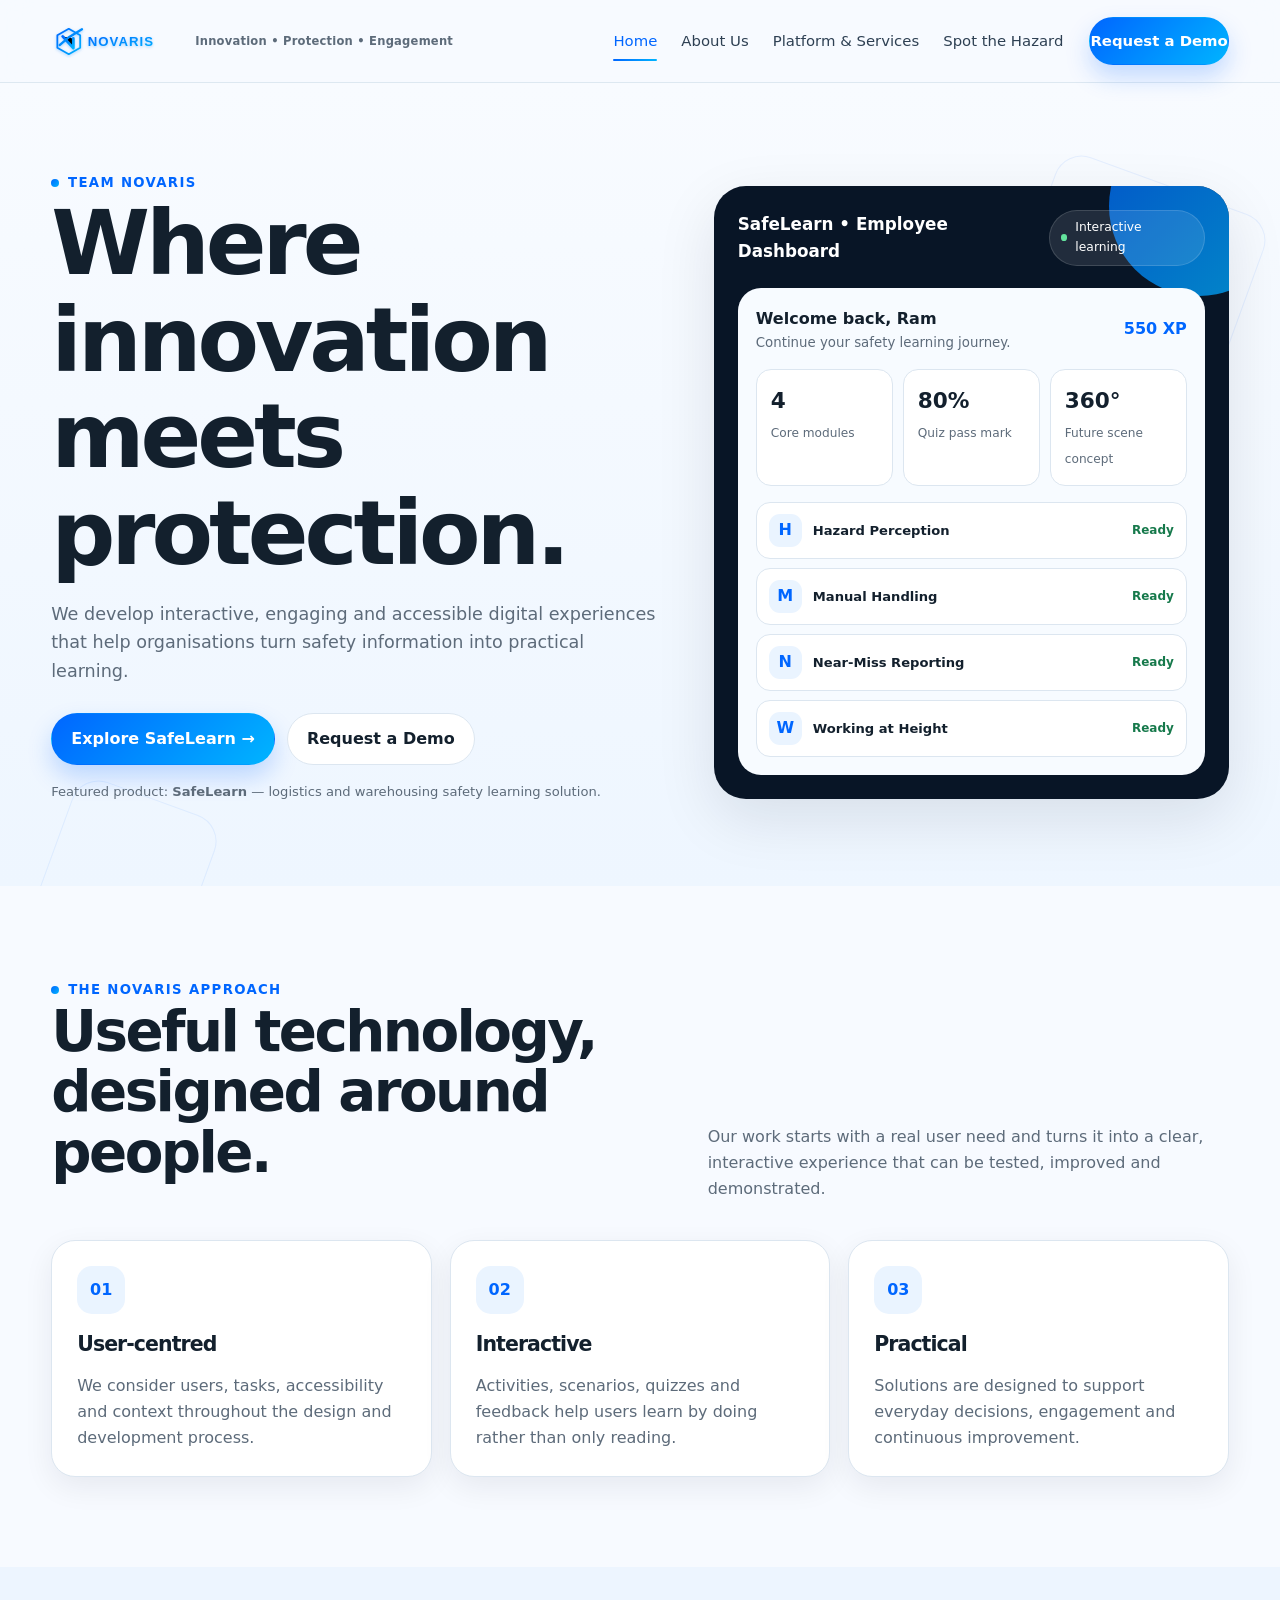
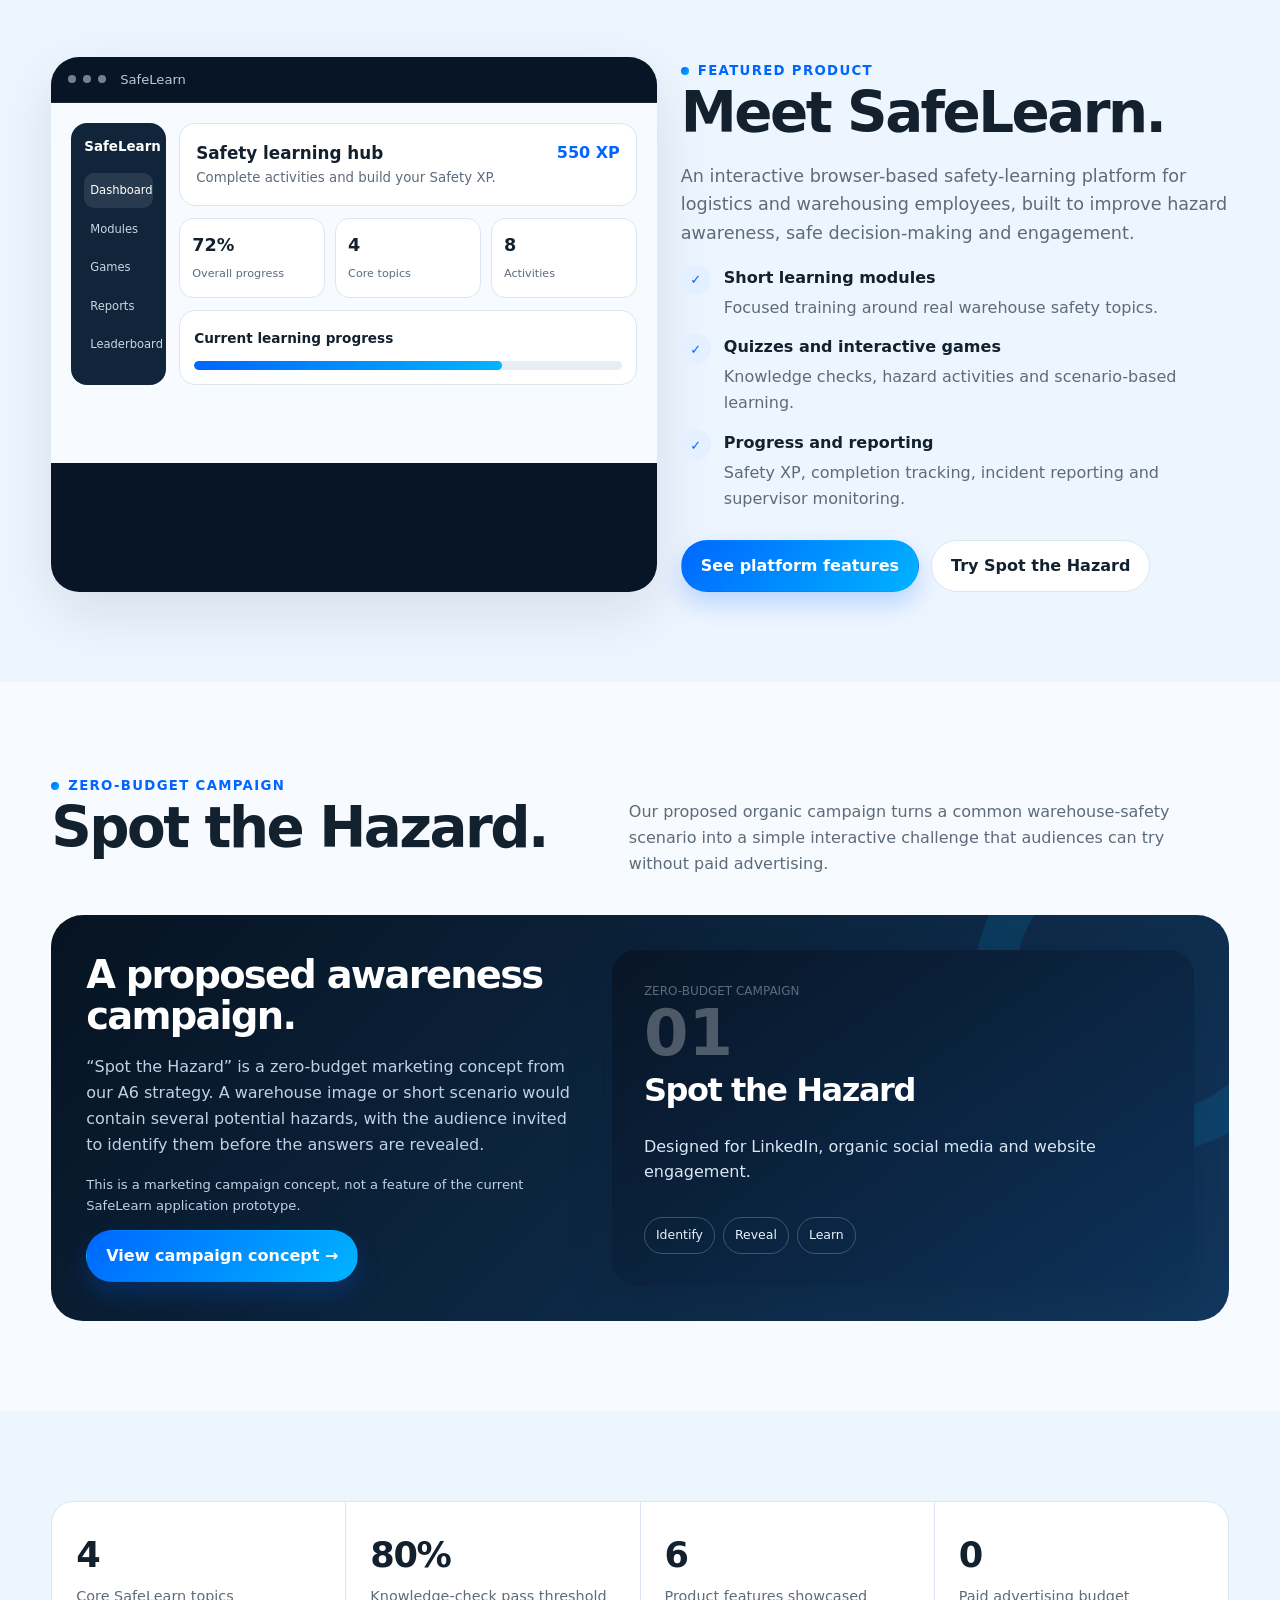
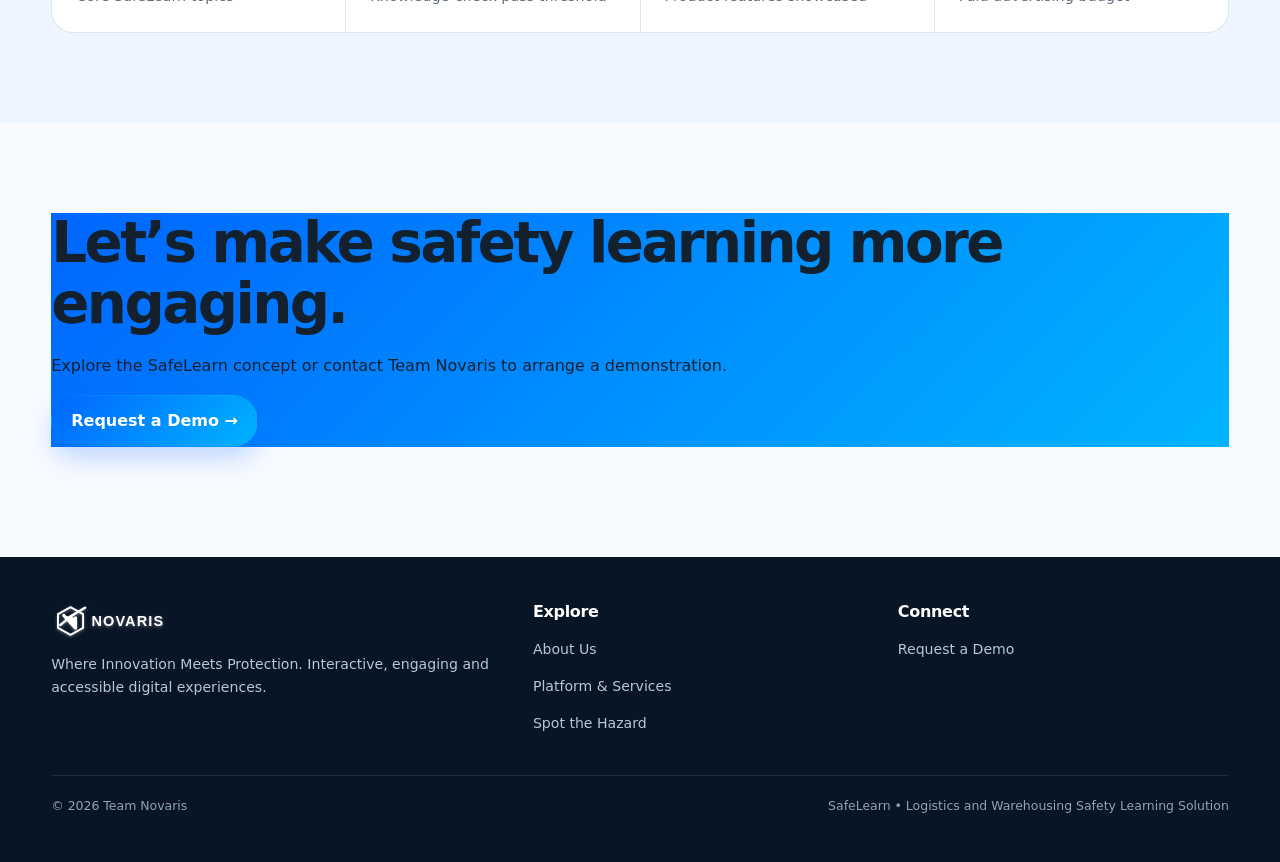
<file: index.html>
<!doctype html>
<html lang="en">
<head>
  <meta charset="utf-8"><meta name="viewport" content="width=device-width,initial-scale=1">
  <title>Novaris | Where Innovation Meets Protection</title>
  <meta name="description" content="Team Novaris promotional website featuring SafeLearn, an interactive safety-learning solution for logistics and warehousing.">
  <link rel="icon" href="assets/novaris-icon.svg" type="image/svg+xml">
  <link rel="stylesheet" href="css/style.css">
</head>
<body>
<a class="skip" href="#main">Skip to content</a>
<header class="nav"><div class="container nav-inner">
  <a class="brand" href="index.html"><img src="assets/novaris-logo.svg" alt="Novaris"><span class="brand-sub">Innovation • Protection • Engagement</span></a>
  <button class="menu-btn" aria-label="Open navigation" aria-expanded="false">☰</button>
  <nav class="nav-links">
    <a href="index.html" aria-current="page">Home</a>
    <a href="about.html">About Us</a>
    <a href="platform.html">Platform & Services</a>
    <a href="campaign.html">Spot the Hazard</a>
    <a class="btn btn-primary nav-cta" href="contact.html">Request a Demo</a>
  </nav>
</div></header>

<main id="main">
<section class="hero">
  <div class="container hero-grid">
    <div class="fade-up">
      <div class="eyebrow">Team Novaris</div>
      <h1>Where innovation meets protection.</h1>
      <p class="lead">We develop interactive, engaging and accessible digital experiences that help organisations turn safety information into practical learning.</p>
      <div class="actions"><a class="btn btn-primary" href="platform.html">Explore SafeLearn →</a><a class="btn btn-outline" href="contact.html">Request a Demo</a></div>
      <p class="note">Featured product: <strong>SafeLearn</strong> — logistics and warehousing safety learning solution.</p>
    </div>
    <div class="hero-visual fade-up" style="animation-delay:.08s">
      <div class="visual-head"><strong>SafeLearn • Employee Dashboard</strong><span class="status"><i></i> Interactive learning</span></div>
      <div class="dashboard">
        <div class="dashboard-top"><div><strong>Welcome back, Ram</strong><small style="display:block">Continue your safety learning journey.</small></div><div class="xp">550 XP</div></div>
        <div class="kpi-grid"><div class="kpi"><strong>4</strong><span>Core modules</span></div><div class="kpi"><strong>80%</strong><span>Quiz pass mark</span></div><div class="kpi"><strong>360°</strong><span>Future scene concept</span></div></div>
        <div class="module-list">
          <div class="module-row"><div class="module-icon">H</div><strong>Hazard Perception</strong><span>Ready</span></div>
          <div class="module-row"><div class="module-icon">M</div><strong>Manual Handling</strong><span>Ready</span></div>
          <div class="module-row"><div class="module-icon">N</div><strong>Near-Miss Reporting</strong><span>Ready</span></div>
          <div class="module-row"><div class="module-icon">W</div><strong>Working at Height</strong><span>Ready</span></div>
        </div>
      </div>
    </div>
  </div>
</section>

<section class="section">
 <div class="container">
  <div class="section-head reveal"><div><div class="eyebrow">The Novaris approach</div><h2>Useful technology, designed around people.</h2></div><p>Our work starts with a real user need and turns it into a clear, interactive experience that can be tested, improved and demonstrated.</p></div>
  <div class="cards-3">
   <article class="card reveal"><div class="icon">01</div><h3>User-centred</h3><p>We consider users, tasks, accessibility and context throughout the design and development process.</p></article>
   <article class="card reveal"><div class="icon">02</div><h3>Interactive</h3><p>Activities, scenarios, quizzes and feedback help users learn by doing rather than only reading.</p></article>
   <article class="card reveal"><div class="icon">03</div><h3>Practical</h3><p>Solutions are designed to support everyday decisions, engagement and continuous improvement.</p></article>
  </div>
 </div>
</section>

<section class="section soft">
 <div class="container product-grid">
   <div class="product-shot reveal"><div class="browser-bar"><i class="browser-dot"></i><i class="browser-dot"></i><i class="browser-dot"></i><span class="browser-title">SafeLearn</span></div><div class="screen"><div class="screen-grid"><aside class="side"><b>SafeLearn</b><div class="active">Dashboard</div><div>Modules</div><div>Games</div><div>Reports</div><div>Leaderboard</div></aside><div class="screen-main"><div class="screen-welcome"><div><strong>Safety learning hub</strong><small style="display:block;color:var(--muted)">Complete activities and build your Safety XP.</small></div><span>550 XP</span></div><div class="mini-grid"><div class="mini"><b>72%</b><span>Overall progress</span></div><div class="mini"><b>4</b><span>Core topics</span></div><div class="mini"><b>8</b><span>Activities</span></div></div><div class="progress"><strong style="font-size:.85rem">Current learning progress</strong><div class="bar"><i></i></div></div></div></div></div></div>
   <div class="reveal"><div class="eyebrow">Featured product</div><h2>Meet SafeLearn.</h2><p class="lead">An interactive browser-based safety-learning platform for logistics and warehousing employees, built to improve hazard awareness, safe decision-making and engagement.</p>
    <div class="feature-list">
      <div class="feature"><span class="feature-mark">✓</span><div><strong>Short learning modules</strong><p>Focused training around real warehouse safety topics.</p></div></div>
      <div class="feature"><span class="feature-mark">✓</span><div><strong>Quizzes and interactive games</strong><p>Knowledge checks, hazard activities and scenario-based learning.</p></div></div>
      <div class="feature"><span class="feature-mark">✓</span><div><strong>Progress and reporting</strong><p>Safety XP, completion tracking, incident reporting and supervisor monitoring.</p></div></div>
    </div>
    <div class="actions"><a class="btn btn-primary" href="platform.html">See platform features</a><a class="btn btn-outline" href="campaign.html">Try Spot the Hazard</a></div>
   </div>
 </div>
</section>

<section class="section">
 <div class="container">
  <div class="section-head reveal"><div><div class="eyebrow">Zero-budget campaign</div><h2>Spot the Hazard.</h2></div><p>Our proposed organic campaign turns a common warehouse-safety scenario into a simple interactive challenge that audiences can try without paid advertising.</p></div>
  <div class="campaign reveal"><div class="campaign-grid"><div><h2 style="font-size:2.4rem">A proposed awareness campaign.</h2><p>“Spot the Hazard” is a zero-budget marketing concept from our A6 strategy. A warehouse image or short scenario would contain several potential hazards, with the audience invited to identify them before the answers are revealed.</p><p class="note">This is a marketing campaign concept, not a feature of the current SafeLearn application prototype.</p><a class="btn btn-primary" href="campaign.html">View campaign concept →</a></div><div class="campaign-card"><div class="tiny">ZERO-BUDGET CAMPAIGN</div><div class="campaign-number">01</div><h3>Spot the Hazard</h3><p>Designed for LinkedIn, organic social media and website engagement.</p><div class="campaign-tags"><span>Identify</span><span>Reveal</span><span>Learn</span></div></div></div></div>
 </div>
</section>

<section class="section soft">
 <div class="container">
  <div class="stats reveal"><div class="stat"><strong>4</strong><span>Core SafeLearn topics</span></div><div class="stat"><strong>80%</strong><span>Knowledge-check pass threshold</span></div><div class="stat"><strong>6</strong><span>Product features showcased</span></div><div class="stat"><strong>0</strong><span>Paid advertising budget</span></div></div>
 </div>
</section>

<section class="section"><div class="container cta reveal" style="background:linear-gradient(135deg,#0066ff,#00b4ff)">
 <div><h2>Let’s make safety learning more engaging.</h2><p>Explore the SafeLearn concept or contact Team Novaris to arrange a demonstration.</p></div><a class="btn btn-primary" href="contact.html">Request a Demo →</a>
</div></section>
</main>
<footer class="footer"><div class="container"><div class="footer-grid"><div class="footer-brand"><img src="assets/novaris-logo.svg" alt="Novaris"><p>Where Innovation Meets Protection. Interactive, engaging and accessible digital experiences.</p></div><div><h3>Explore</h3><p><a href="about.html">About Us</a></p><p><a href="platform.html">Platform & Services</a></p><p><a href="campaign.html">Spot the Hazard</a></p></div><div><h3>Connect</h3><p><a href="contact.html">Request a Demo</a></p></div></div><div class="footer-bottom"><span>© <span id="year"></span> Team Novaris</span><span>SafeLearn • Logistics and Warehousing Safety Learning Solution</span></div></div></footer>
<script src="js/main.js"></script>
</body></html>
</file>
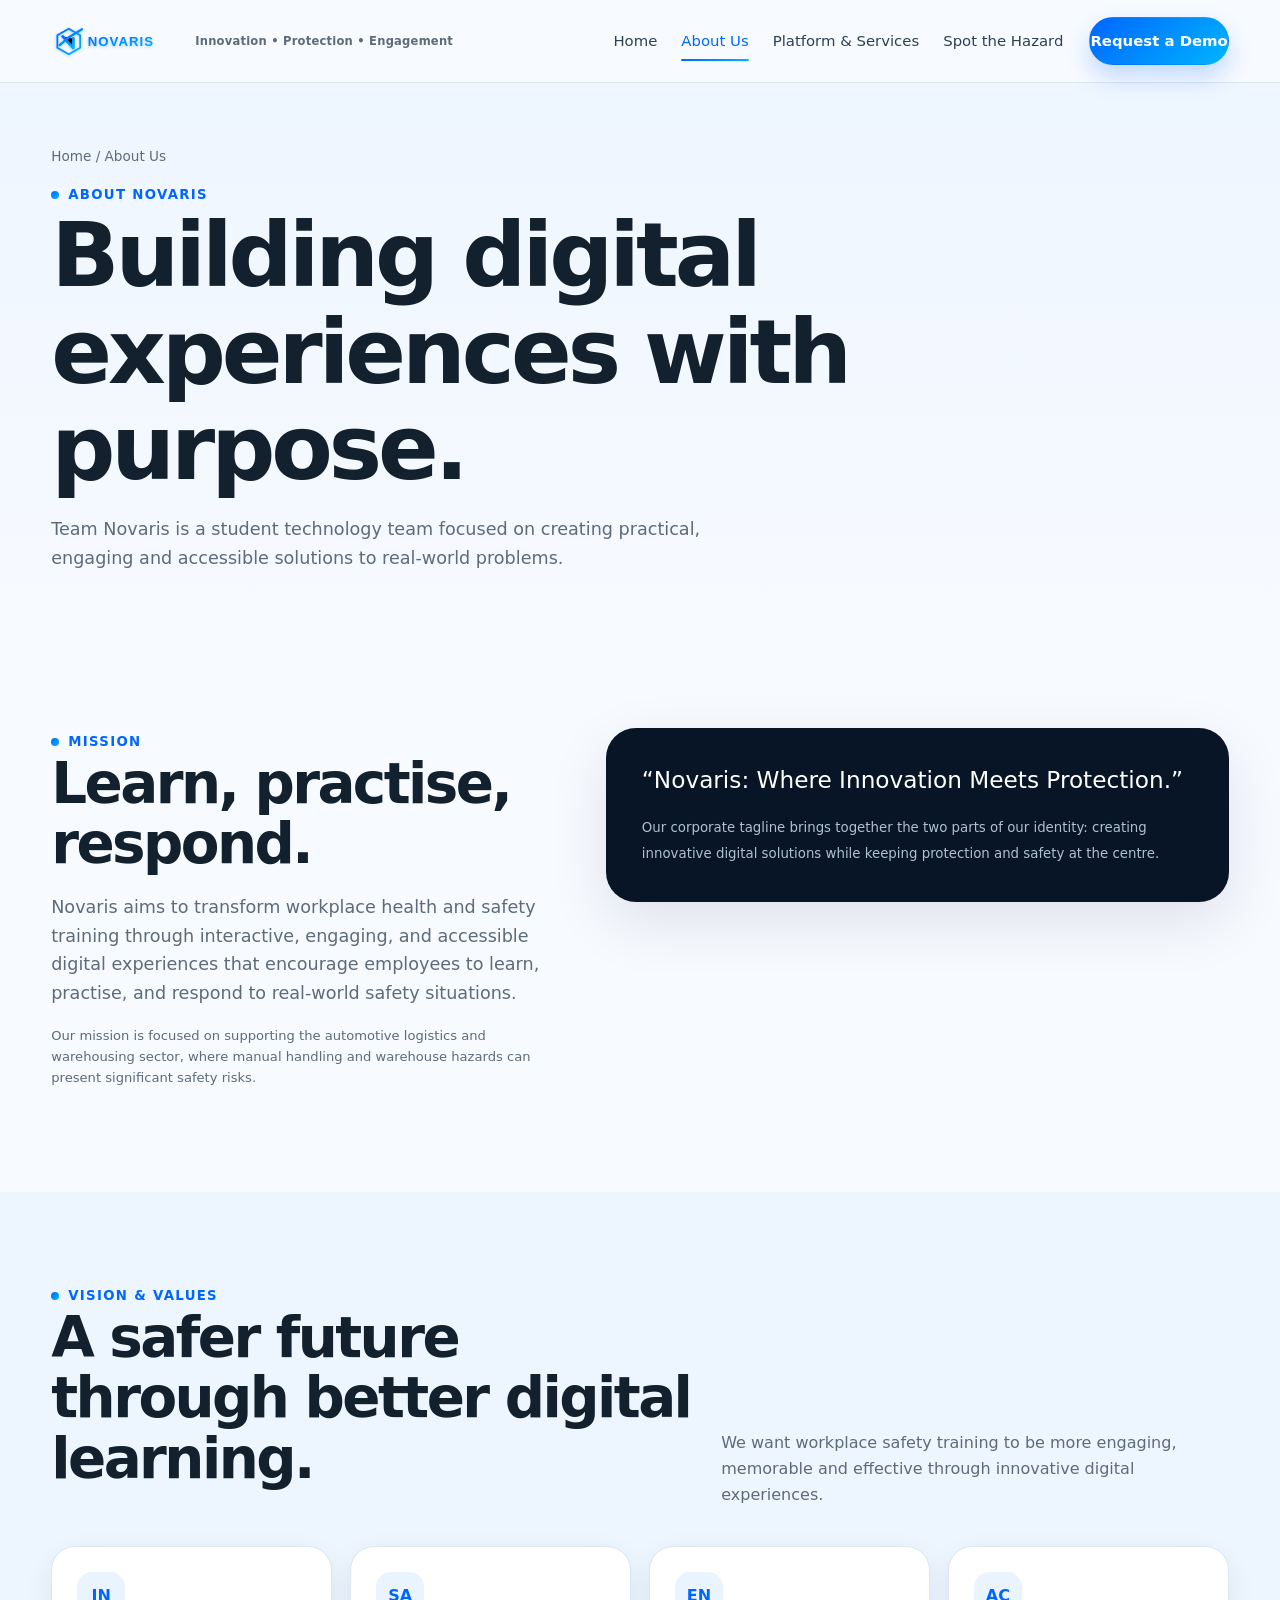
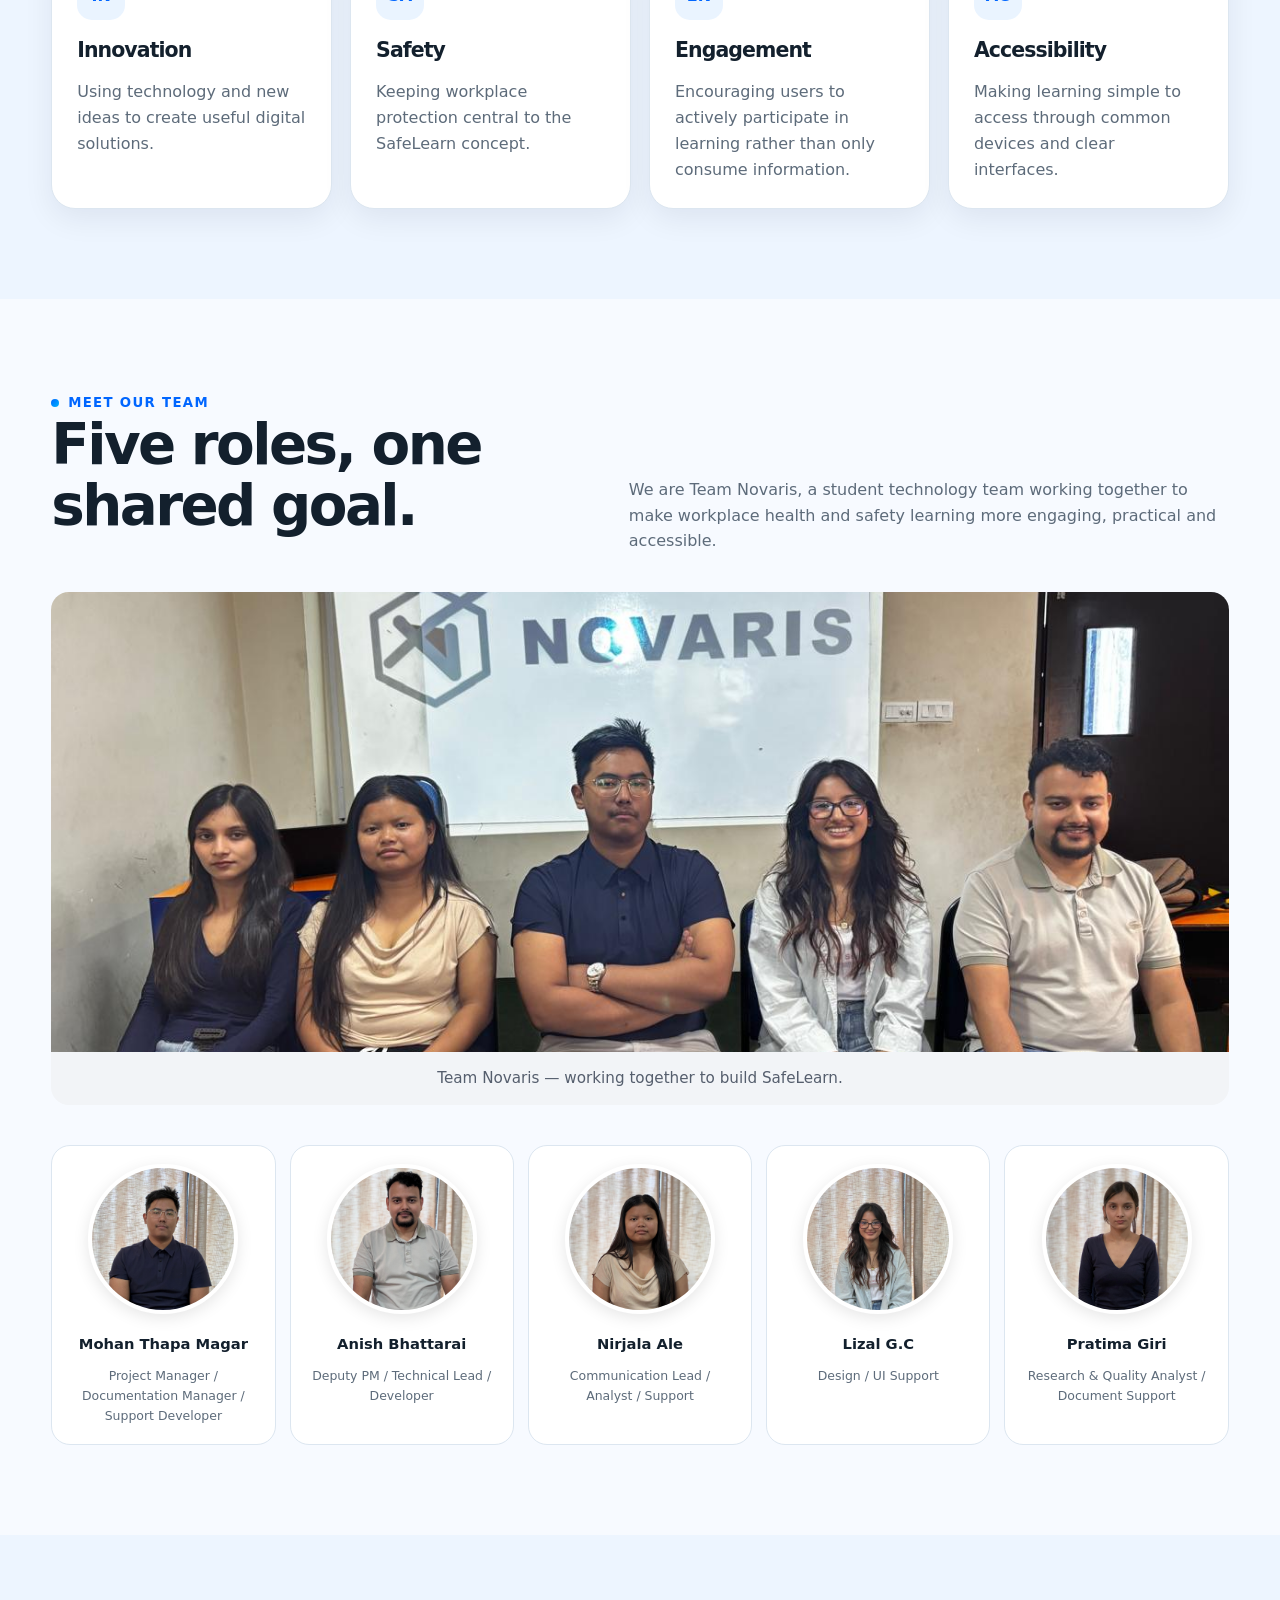
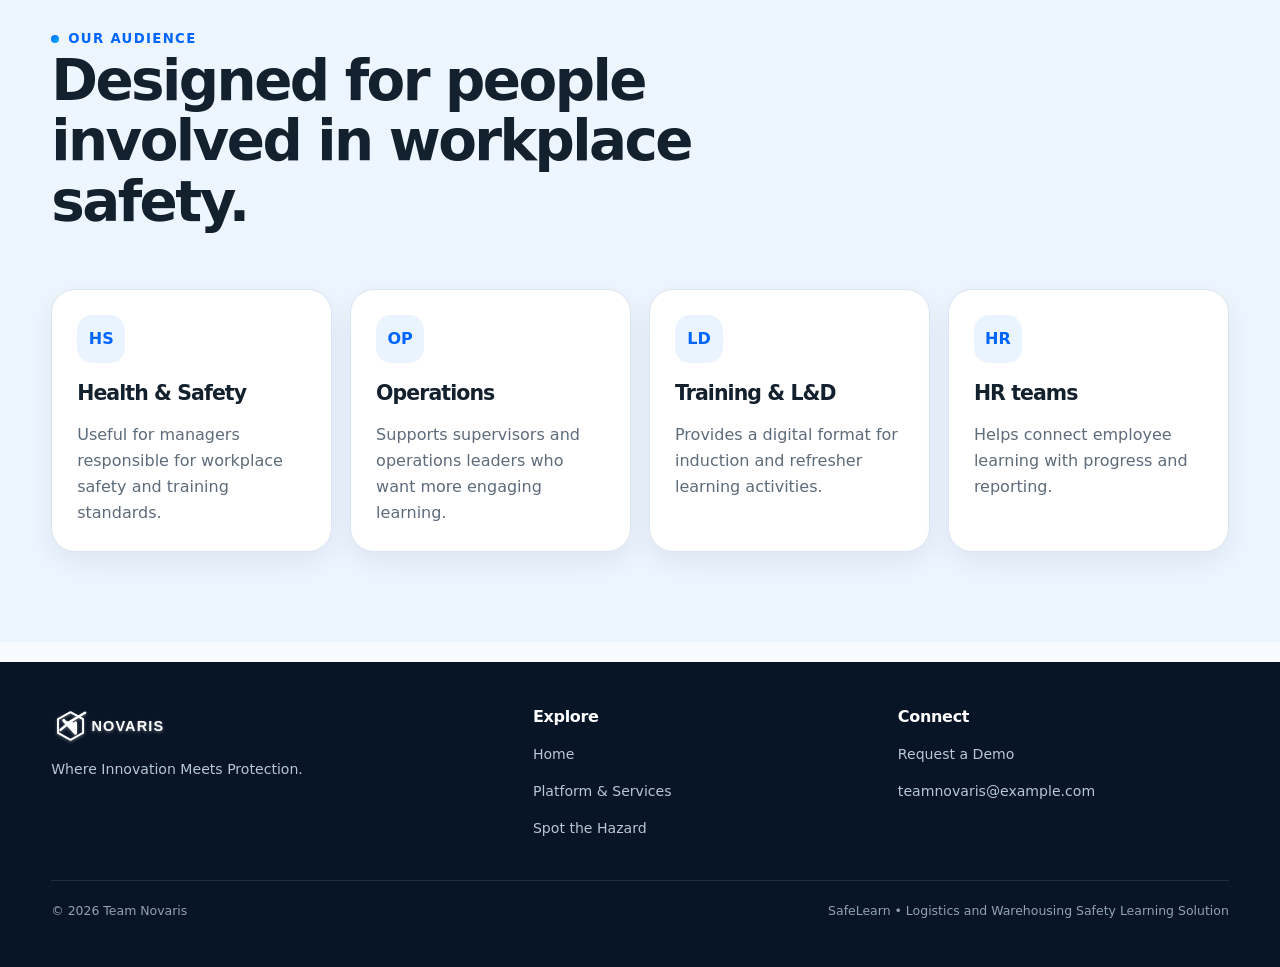
<file: about.html>
<!doctype html>
<html lang="en"><head><meta charset="utf-8"><meta name="viewport" content="width=device-width,initial-scale=1"><title>About Us | Novaris</title><meta name="description" content="Learn about Team Novaris, its mission, vision and values."><link rel="icon" href="assets/novaris-icon.svg" type="image/svg+xml"><link rel="stylesheet" href="css/style.css"></head>
<body><a class="skip" href="#main">Skip to content</a>
<header class="nav"><div class="container nav-inner"><a class="brand" href="index.html"><img src="assets/novaris-logo.svg" alt="Novaris"><span class="brand-sub">Innovation • Protection • Engagement</span></a><button class="menu-btn" aria-label="Open navigation" aria-expanded="false">☰</button><nav class="nav-links"><a href="index.html">Home</a><a href="about.html" aria-current="page">About Us</a><a href="platform.html">Platform & Services</a><a href="campaign.html">Spot the Hazard</a><a class="btn btn-primary nav-cta" href="contact.html">Request a Demo</a></nav></div></header>
<main id="main">
<section class="page-hero"><div class="container"><div class="breadcrumb">Home / About Us</div><div class="eyebrow">About Novaris</div><h1>Building digital experiences with purpose.</h1><p class="lead">Team Novaris is a student technology team focused on creating practical, engaging and accessible solutions to real-world problems.</p></div></section>
<section class="section"><div class="container split"><div class="reveal"><div class="eyebrow">Mission</div><h2>Learn, practise, respond.</h2><p class="lead">Novaris aims to transform workplace health and safety training through interactive, engaging, and accessible digital experiences that encourage employees to learn, practise, and respond to real-world safety situations.</p><p class="note">Our mission is focused on supporting the automotive logistics and warehousing sector, where manual handling and warehouse hazards can present significant safety risks.</p></div><div class="quote reveal"><p>“Novaris: Where Innovation Meets Protection.”</p><small>Our corporate tagline brings together the two parts of our identity: creating innovative digital solutions while keeping protection and safety at the centre.</small></div></div></section>
<section class="section soft"><div class="container"><div class="section-head reveal"><div><div class="eyebrow">Vision & values</div><h2>A safer future through better digital learning.</h2></div><p>We want workplace safety training to be more engaging, memorable and effective through innovative digital experiences.</p></div><div class="cards-4"><article class="card reveal"><div class="icon">IN</div><h3>Innovation</h3><p>Using technology and new ideas to create useful digital solutions.</p></article><article class="card reveal"><div class="icon">SA</div><h3>Safety</h3><p>Keeping workplace protection central to the SafeLearn concept.</p></article><article class="card reveal"><div class="icon">EN</div><h3>Engagement</h3><p>Encouraging users to actively participate in learning rather than only consume information.</p></article><article class="card reveal"><div class="icon">AC</div><h3>Accessibility</h3><p>Making learning simple to access through common devices and clear interfaces.</p></article></div></div></section>
<section class="section">
  <div class="container">

    <div class="section-head reveal">
      <div>
        <div class="eyebrow">Meet our team</div>
        <h2>Five roles, one shared goal.</h2>
      </div>
      <p>
        We are Team Novaris, a student technology team working together
        to make workplace health and safety learning more engaging,
        practical and accessible.
      </p>
    </div>

    <!-- Whole team photograph -->
    <figure class="team-group-photo reveal">
      <img
        src="assets/teamnovarisgroup.jpeg"
        alt="The five members of Team Novaris"
        loading="lazy"
      >
      <figcaption>
        Team Novaris — working together to build SafeLearn.
      </figcaption>
    </figure>

    <!-- Individual team member profiles -->
    <div class="team-grid">

      <article class="person reveal">
        <img
          class="person-photo"
          src="assets/mohan.jpeg"
          alt="Mohan Thapa Magar"
          loading="lazy"
        >
        <strong>Mohan Thapa Magar</strong>
        <span>
          Project Manager / Documentation Manager / Support Developer
        </span>
      </article>

      <article class="person reveal">
        <img
          class="person-photo"
          src="assets/anish.jpeg"
          alt="Anish Bhattarai"
          loading="lazy"
        >
        <strong>Anish Bhattarai</strong>
        <span>
          Deputy PM / Technical Lead / Developer
        </span>
      </article>

      <article class="person reveal">
        <img
          class="person-photo"
          src="assets/nirjala.jpeg"
          alt="Nirjala Ale"
          loading="lazy"
        >
        <strong>Nirjala Ale</strong>
        <span>
          Communication Lead / Analyst / Support
        </span>
      </article>

      <article class="person reveal">
        <img
          class="person-photo"
          src="assets/lizal.jpeg"
          alt="Lizal G.C"
          loading="lazy"
        >
        <strong>Lizal G.C</strong>
        <span>
          Design / UI Support
        </span>
      </article>

      <article class="person reveal">
        <img
          class="person-photo"
          src="assets/pratima.jpeg"
          alt="Pratima Giri"
          loading="lazy"
        >
        <strong>Pratima Giri</strong>
        <span>
          Research &amp; Quality Analyst / Document Support
        </span>
      </article>

    </div>
  </div>
</section>

<section class="section soft"><div class="container"><div class="section-head reveal"><div><div class="eyebrow">Our audience</div><h2>Designed for people involved in workplace safety.</h2></div></div><div class="cards-4"><article class="card reveal"><div class="icon">HS</div><h3>Health & Safety</h3><p>Useful for managers responsible for workplace safety and training standards.</p></article><article class="card reveal"><div class="icon">OP</div><h3>Operations</h3><p>Supports supervisors and operations leaders who want more engaging learning.</p></article><article class="card reveal"><div class="icon">LD</div><h3>Training & L&amp;D</h3><p>Provides a digital format for induction and refresher learning activities.</p></article><article class="card reveal"><div class="icon">HR</div><h3>HR teams</h3><p>Helps connect employee learning with progress and reporting.</p></article></div></div></section>
</main>
<footer class="footer"><div class="container"><div class="footer-grid"><div class="footer-brand"><img src="assets/novaris-logo.svg" alt="Novaris"><p>Where Innovation Meets Protection.</p></div><div><h3>Explore</h3><p><a href="index.html">Home</a></p><p><a href="platform.html">Platform & Services</a></p><p><a href="campaign.html">Spot the Hazard</a></p></div><div><h3>Connect</h3><p><a href="contact.html">Request a Demo</a></p><p><a href="mailto:teamnovaris@example.com">teamnovaris@example.com</a></p></div></div><div class="footer-bottom"><span>© <span id="year"></span> Team Novaris</span><span>SafeLearn • Logistics and Warehousing Safety Learning Solution</span></div></div></footer><script src="js/main.js"></script></body></html>
</file>
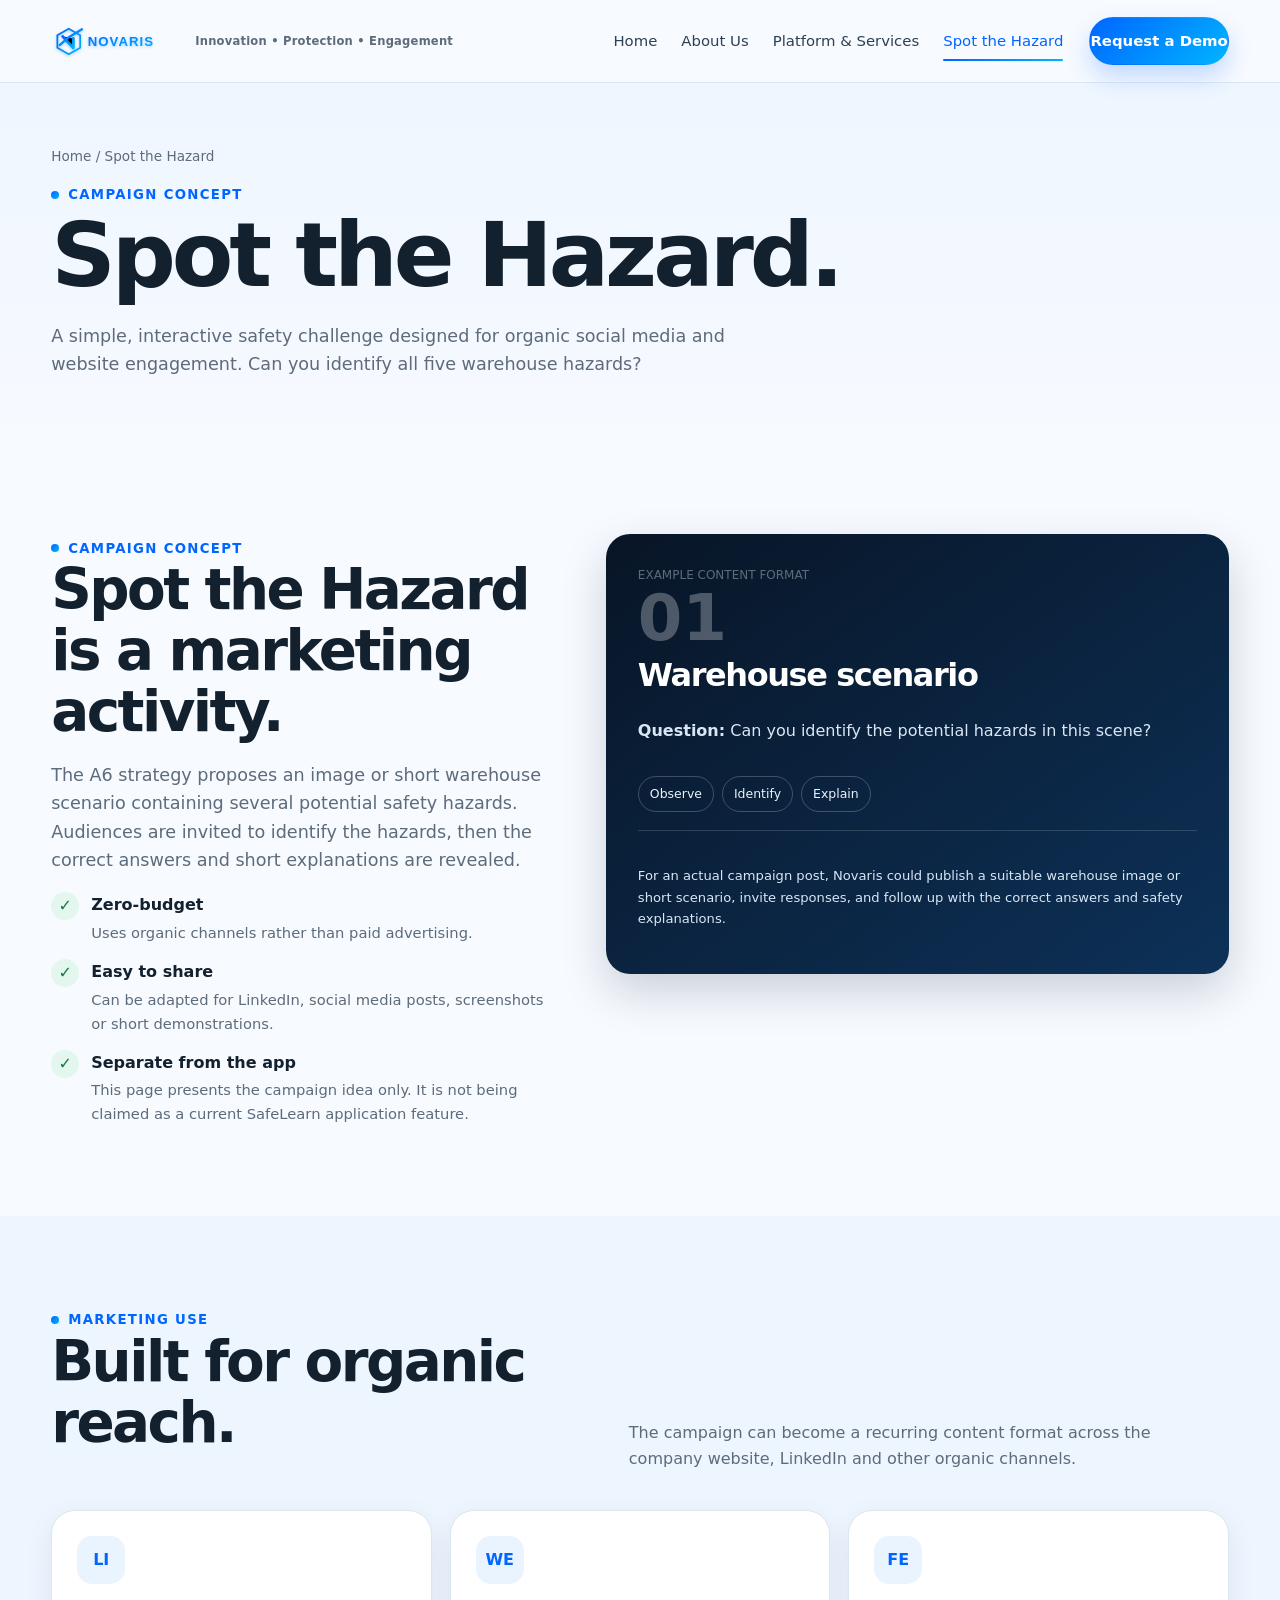
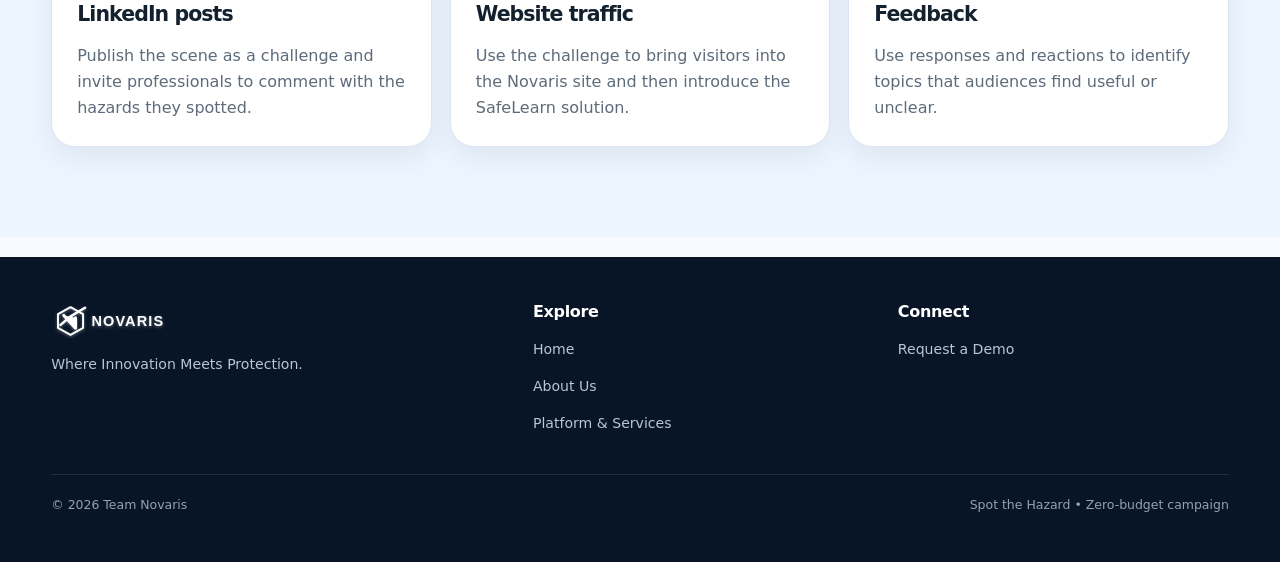
<file: campaign.html>
<!doctype html>
<html lang="en"><head><meta charset="utf-8"><meta name="viewport" content="width=device-width,initial-scale=1"><title>Spot the Hazard | Novaris</title><meta name="description" content="Try Team Novaris' Spot the Hazard interactive campaign concept for SafeLearn."><link rel="icon" href="assets/novaris-icon.svg" type="image/svg+xml"><link rel="stylesheet" href="css/style.css"></head>
<body><a class="skip" href="#main">Skip to content</a>
<header class="nav"><div class="container nav-inner"><a class="brand" href="index.html"><img src="assets/novaris-logo.svg" alt="Novaris"><span class="brand-sub">Innovation • Protection • Engagement</span></a><button class="menu-btn" aria-label="Open navigation" aria-expanded="false">☰</button><nav class="nav-links"><a href="index.html">Home</a><a href="about.html">About Us</a><a href="platform.html">Platform & Services</a><a href="campaign.html" aria-current="page">Spot the Hazard</a><a class="btn btn-primary nav-cta" href="contact.html">Request a Demo</a></nav></div></header>
<main id="main">
<section class="page-hero"><div class="container"><div class="breadcrumb">Home / Spot the Hazard</div><div class="eyebrow">Campaign concept</div><h1>Spot the Hazard.</h1><p class="lead">A simple, interactive safety challenge designed for organic social media and website engagement. Can you identify all five warehouse hazards?</p></div></section>
<section class="section"><div class="container split"><div class="reveal"><div class="eyebrow">Campaign concept</div><h2>Spot the Hazard is a marketing activity.</h2><p class="lead">The A6 strategy proposes an image or short warehouse scenario containing several potential safety hazards. Audiences are invited to identify the hazards, then the correct answers and short explanations are revealed.</p><div class="check-grid"><div class="check"><span class="checkmark">✓</span><div><b>Zero-budget</b><p>Uses organic channels rather than paid advertising.</p></div></div><div class="check"><span class="checkmark">✓</span><div><b>Easy to share</b><p>Can be adapted for LinkedIn, social media posts, screenshots or short demonstrations.</p></div></div><div class="check"><span class="checkmark">✓</span><div><b>Separate from the app</b><p>This page presents the campaign idea only. It is not being claimed as a current SafeLearn application feature.</p></div></div></div></div><div class="campaign-card reveal"><div class="tiny">EXAMPLE CONTENT FORMAT</div><div class="campaign-number">01</div><h3>Warehouse scenario</h3><p><strong>Question:</strong> Can you identify the potential hazards in this scene?</p><div class="campaign-tags"><span>Observe</span><span>Identify</span><span>Explain</span></div><hr><p class="note">For an actual campaign post, Novaris could publish a suitable warehouse image or short scenario, invite responses, and follow up with the correct answers and safety explanations.</p></div></div></section>
<section class="section soft"><div class="container"><div class="section-head reveal"><div><div class="eyebrow">Marketing use</div><h2>Built for organic reach.</h2></div><p>The campaign can become a recurring content format across the company website, LinkedIn and other organic channels.</p></div><div class="cards-3"><article class="card reveal"><div class="icon">LI</div><h3>LinkedIn posts</h3><p>Publish the scene as a challenge and invite professionals to comment with the hazards they spotted.</p></article><article class="card reveal"><div class="icon">WE</div><h3>Website traffic</h3><p>Use the challenge to bring visitors into the Novaris site and then introduce the SafeLearn solution.</p></article><article class="card reveal"><div class="icon">FE</div><h3>Feedback</h3><p>Use responses and reactions to identify topics that audiences find useful or unclear.</p></article></div></div></section>
</main>
<footer class="footer"><div class="container"><div class="footer-grid"><div class="footer-brand"><img src="assets/novaris-logo.svg" alt="Novaris"><p>Where Innovation Meets Protection.</p></div><div><h3>Explore</h3><p><a href="index.html">Home</a></p><p><a href="about.html">About Us</a></p><p><a href="platform.html">Platform & Services</a></p></div><div><h3>Connect</h3><p><a href="contact.html">Request a Demo</a></p></div></div><div class="footer-bottom"><span>© <span id="year"></span> Team Novaris</span><span>Spot the Hazard • Zero-budget campaign</span></div></div></footer><script src="js/main.js"></script></body></html>
</file>
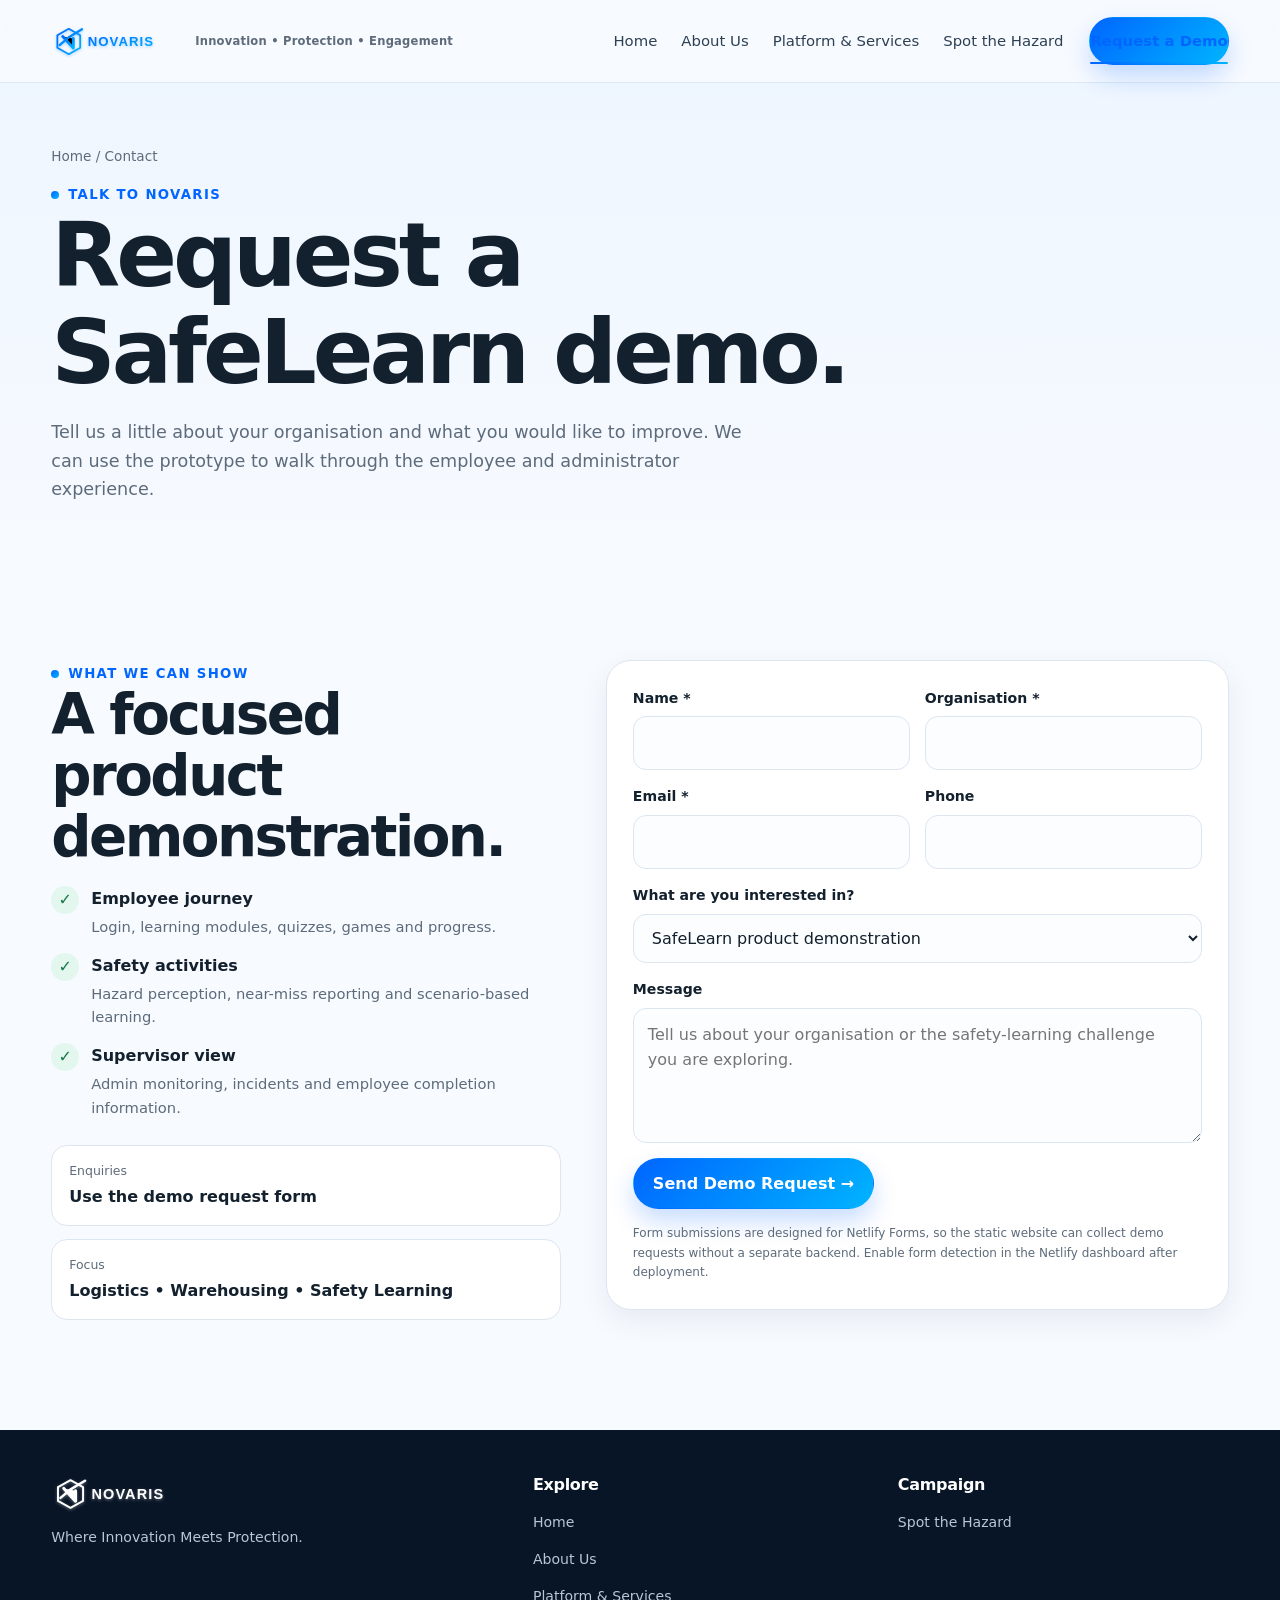
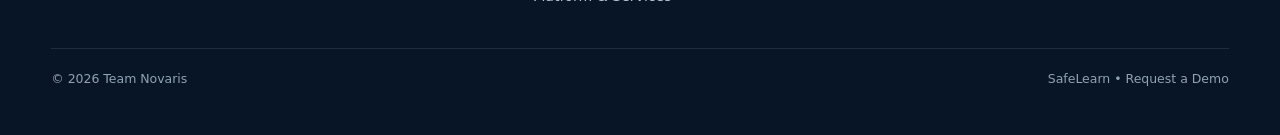
<file: contact.html>
<!doctype html>
<html lang="en"><head><meta charset="utf-8"><meta name="viewport" content="width=device-width,initial-scale=1"><title>Contact & Request a Demo | Novaris</title><meta name="description" content="Contact Team Novaris or request a SafeLearn demonstration."><link rel="icon" href="assets/novaris-icon.svg" type="image/svg+xml"><link rel="stylesheet" href="css/style.css"></head>
<body><a class="skip" href="#main">Skip to content</a>
<header class="nav"><div class="container nav-inner"><a class="brand" href="index.html"><img src="assets/novaris-logo.svg" alt="Novaris"><span class="brand-sub">Innovation • Protection • Engagement</span></a><button class="menu-btn" aria-label="Open navigation" aria-expanded="false">☰</button><nav class="nav-links"><a href="index.html">Home</a><a href="about.html">About Us</a><a href="platform.html">Platform & Services</a><a href="campaign.html">Spot the Hazard</a><a class="btn btn-primary nav-cta" href="contact.html" aria-current="page">Request a Demo</a></nav></div></header>
<main id="main">
<section class="page-hero"><div class="container"><div class="breadcrumb">Home / Contact</div><div class="eyebrow">Talk to Novaris</div><h1>Request a SafeLearn demo.</h1><p class="lead">Tell us a little about your organisation and what you would like to improve. We can use the prototype to walk through the employee and administrator experience.</p></div></section>
<section class="section"><div class="container split"><div class="reveal"><div class="eyebrow">What we can show</div><h2>A focused product demonstration.</h2><div class="check-grid"><div class="check"><span class="checkmark">✓</span><div><b>Employee journey</b><p>Login, learning modules, quizzes, games and progress.</p></div></div><div class="check"><span class="checkmark">✓</span><div><b>Safety activities</b><p>Hazard perception, near-miss reporting and scenario-based learning.</p></div></div><div class="check"><span class="checkmark">✓</span><div><b>Supervisor view</b><p>Admin monitoring, incidents and employee completion information.</p></div></div></div><div class="contact-box" style="margin-top:25px"><div class="contact-item"><span>Enquiries</span><strong>Use the demo request form</strong></div><div class="contact-item"><span>Focus</span><strong>Logistics • Warehousing • Safety Learning</strong></div></div></div>
<div class="form-card reveal"><form id="demoForm" name="demo-request" method="POST" action="/thank-you.html" data-netlify="true" data-netlify-honeypot="bot-field" class="form-grid">
<input type="hidden" name="form-name" value="demo-request">
<div class="field" style="position:absolute;overflow:hidden;clip:rect(0 0 0 0);height:1px;width:1px;margin:-1px;padding:0;border:0"><label>Do not fill this out: <input name="bot-field" tabindex="-1" autocomplete="off"></label></div><div class="field"><label for="name">Name *</label><input id="name" name="name" required autocomplete="name"></div><div class="field"><label for="organisation">Organisation *</label><input id="organisation" name="organisation" required></div><div class="field"><label for="email">Email *</label><input id="email" name="email" type="email" required autocomplete="email"></div><div class="field"><label for="phone">Phone</label><input id="phone" name="phone" autocomplete="tel"></div><div class="field full"><label for="interest">What are you interested in?</label><select id="interest" name="interest"><option>SafeLearn product demonstration</option><option>Interactive safety-learning development</option><option>Website / digital prototype development</option><option>Other</option></select></div><div class="field full"><label for="message">Message</label><textarea id="message" name="message" placeholder="Tell us about your organisation or the safety-learning challenge you are exploring."></textarea></div><div class="field full form-actions"><button class="btn btn-primary" type="submit">Send Demo Request →</button></div><div class="field full"><span class="tiny">Form submissions are designed for Netlify Forms, so the static website can collect demo requests without a separate backend. Enable form detection in the Netlify dashboard after deployment.</span></div></form></div></div></section>

</main>
<footer class="footer"><div class="container"><div class="footer-grid"><div class="footer-brand"><img src="assets/novaris-logo.svg" alt="Novaris"><p>Where Innovation Meets Protection.</p></div><div><h3>Explore</h3><p><a href="index.html">Home</a></p><p><a href="about.html">About Us</a></p><p><a href="platform.html">Platform & Services</a></p></div><div><h3>Campaign</h3><p><a href="campaign.html">Spot the Hazard</a></p></div></div><div class="footer-bottom"><span>© <span id="year"></span> Team Novaris</span><span>SafeLearn • Request a Demo</span></div></div></footer><script src="js/main.js"></script></body></html>
</file>
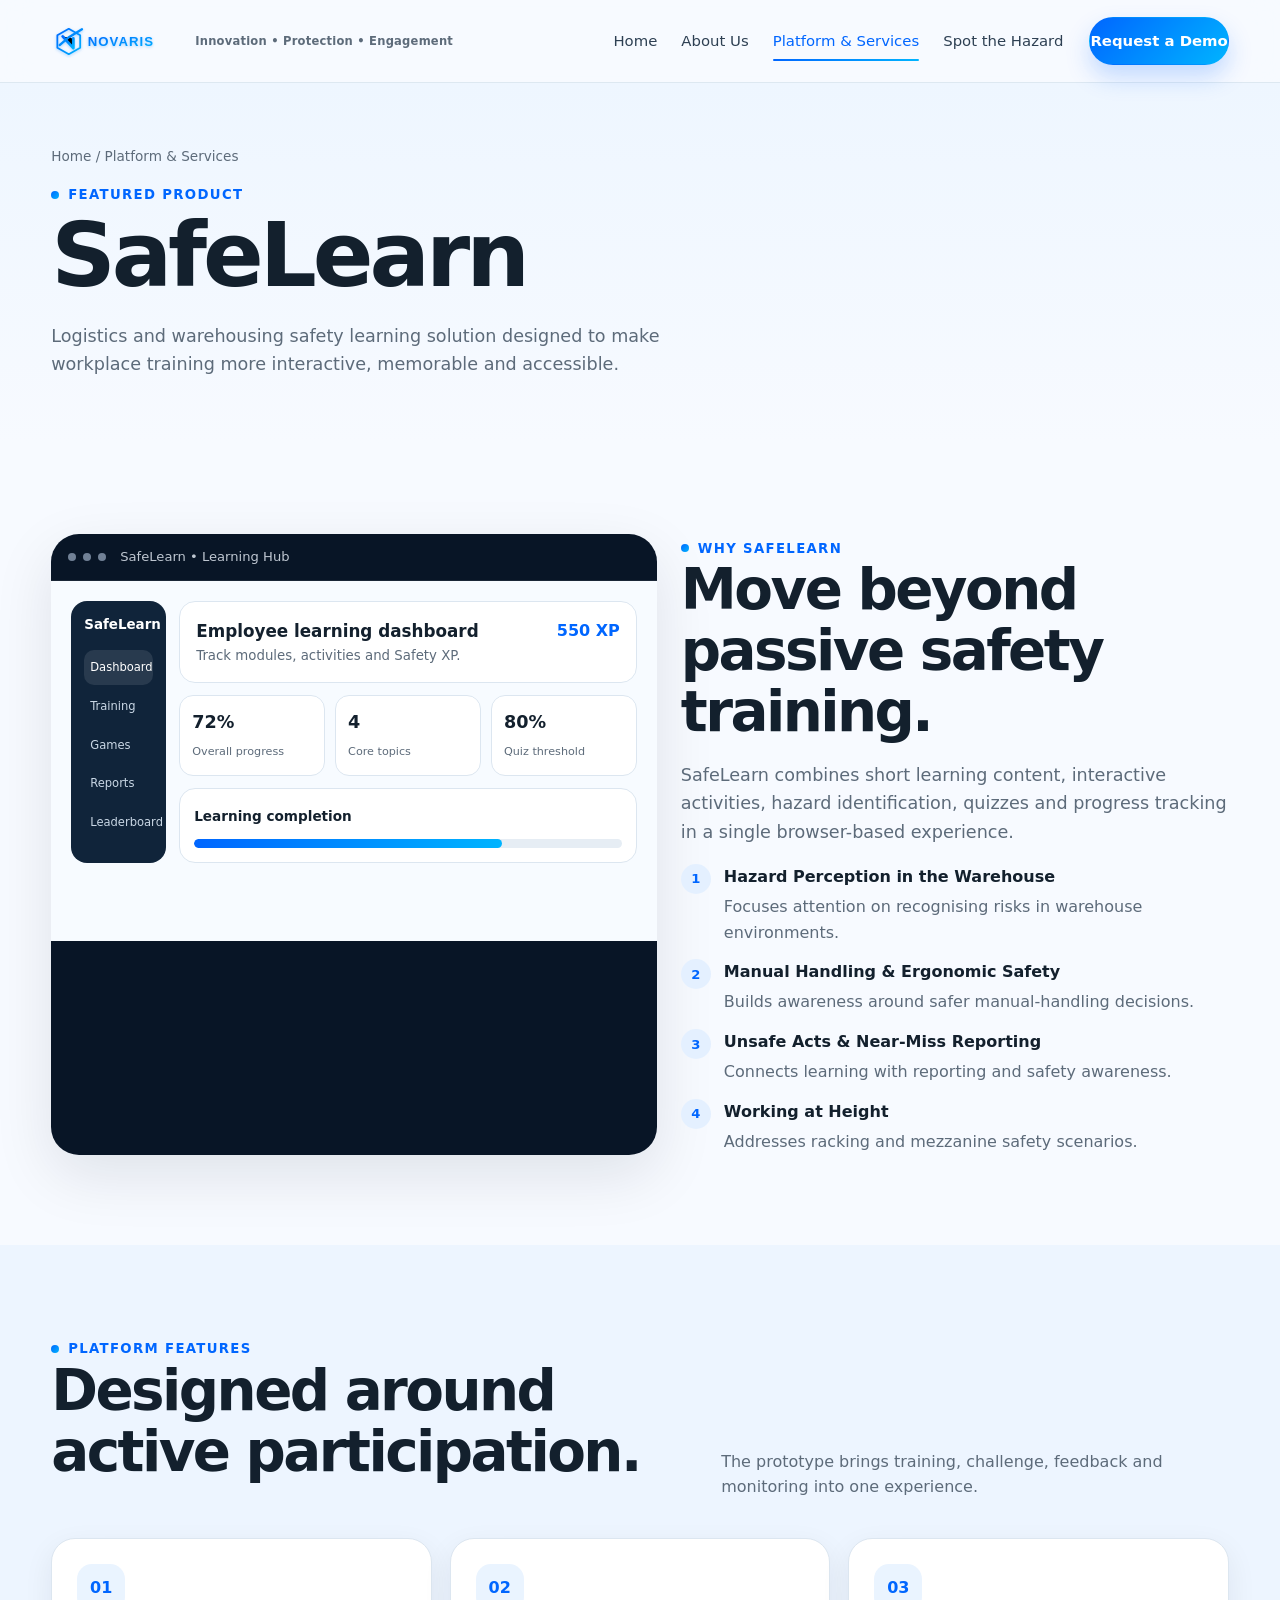
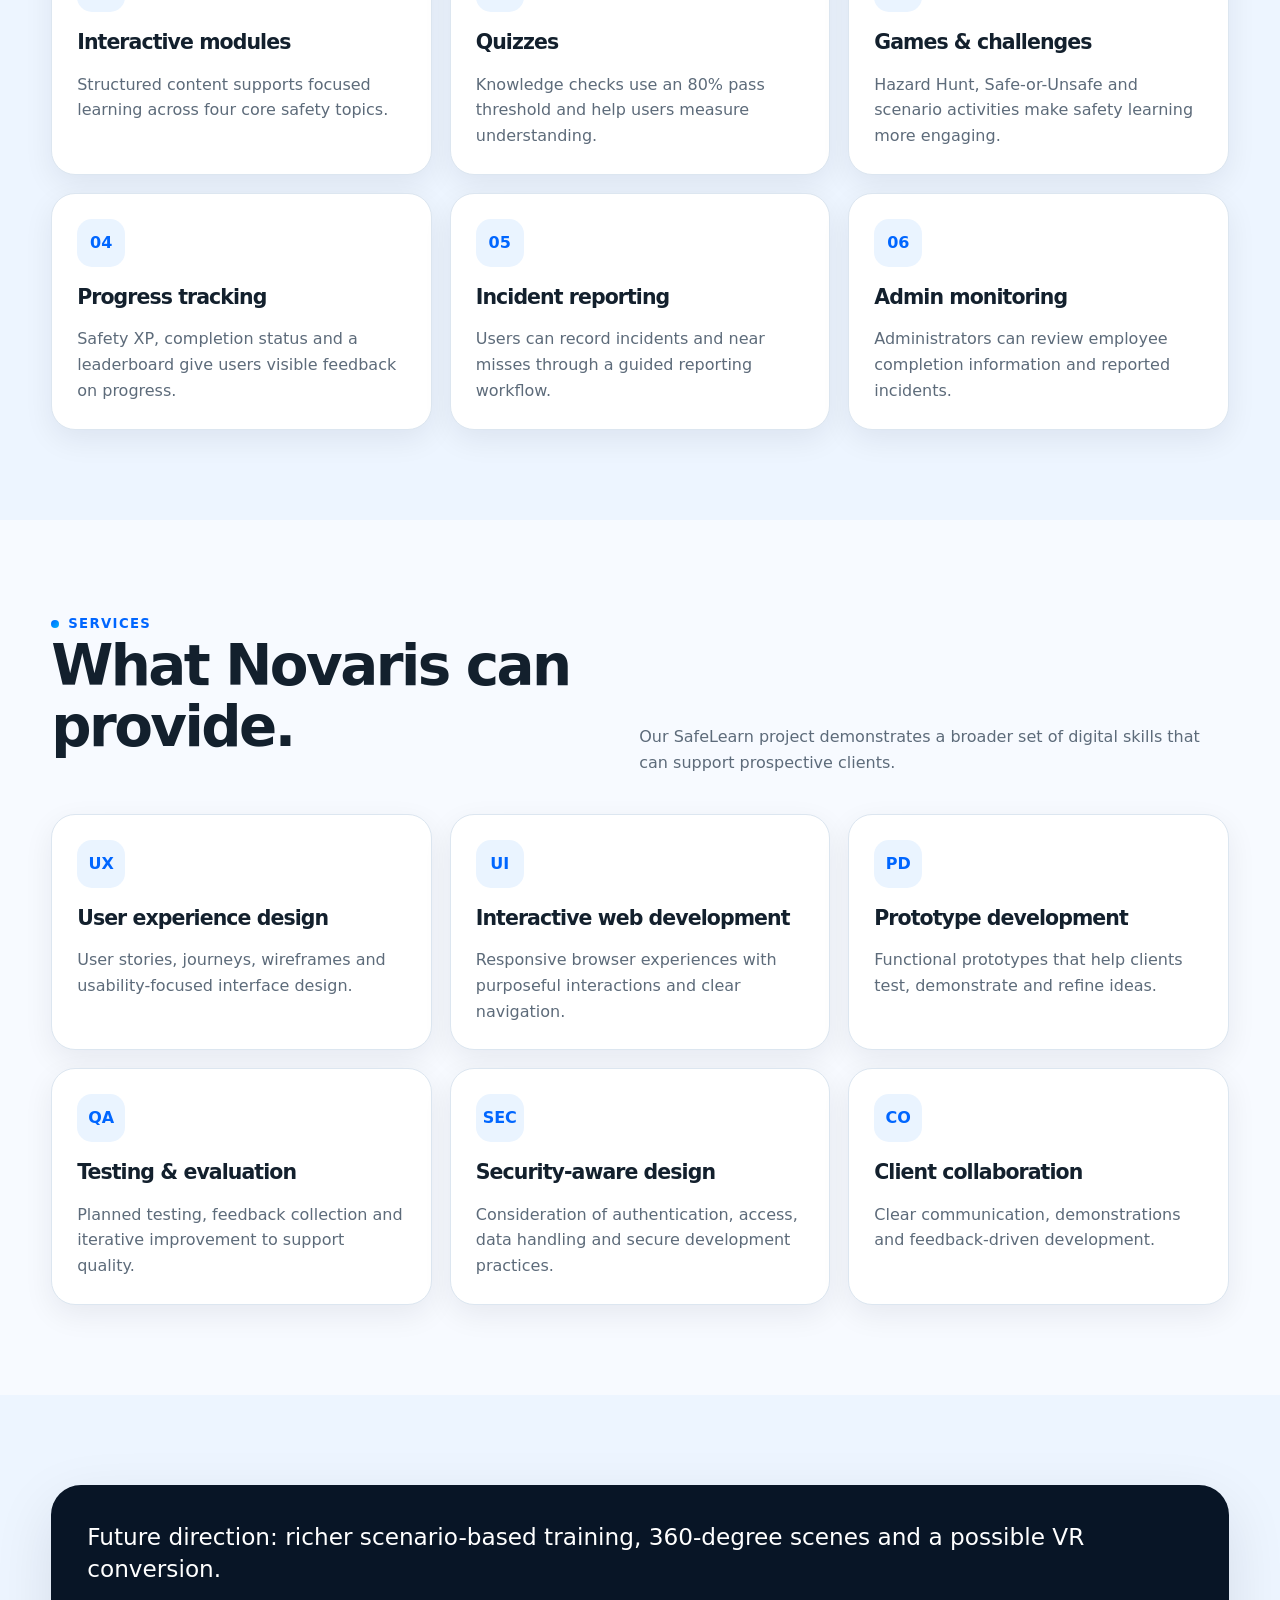
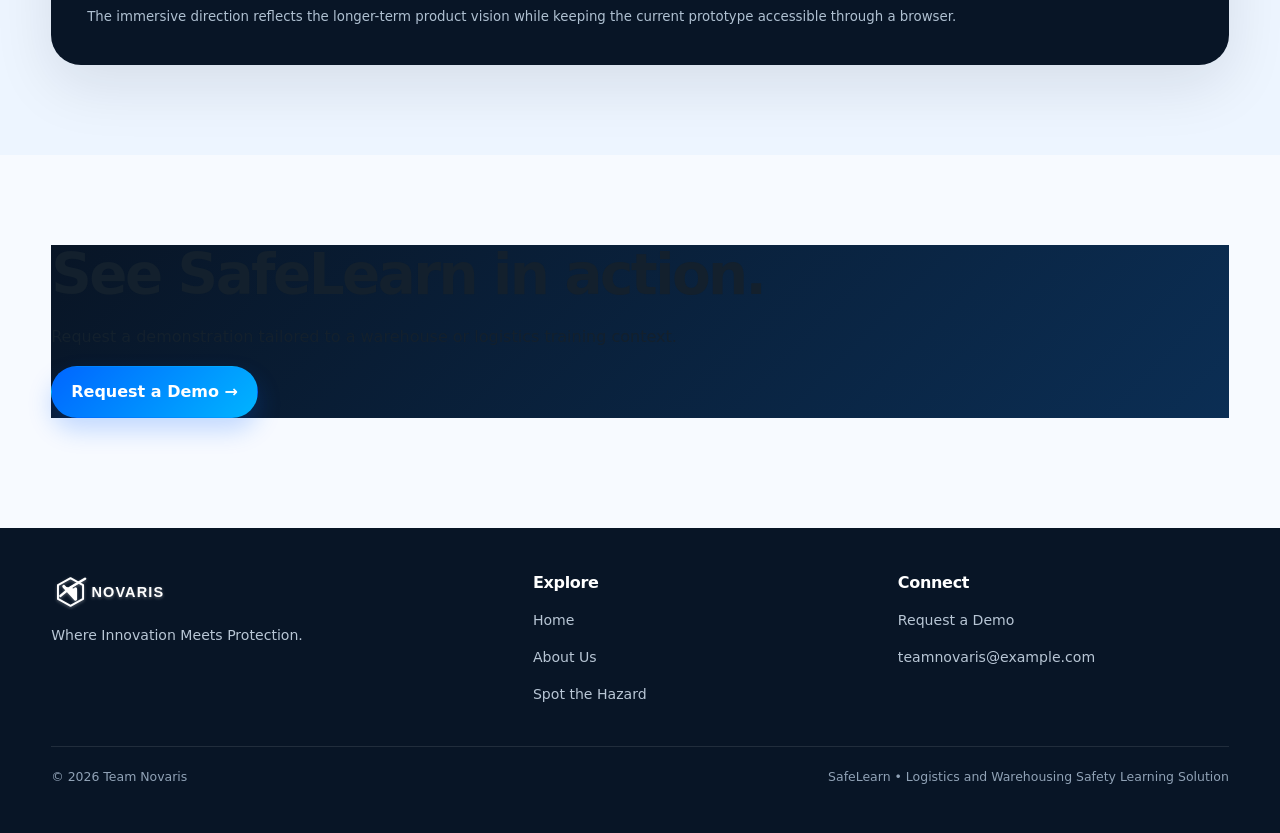
<file: platform.html>
<!doctype html>
<html lang="en"><head><meta charset="utf-8"><meta name="viewport" content="width=device-width,initial-scale=1"><title>Platform & Services | Novaris</title><meta name="description" content="SafeLearn platform features and the digital services Team Novaris can provide to prospective clients."><link rel="icon" href="assets/novaris-icon.svg" type="image/svg+xml"><link rel="stylesheet" href="css/style.css"></head>
<body><a class="skip" href="#main">Skip to content</a>
<header class="nav"><div class="container nav-inner"><a class="brand" href="index.html"><img src="assets/novaris-logo.svg" alt="Novaris"><span class="brand-sub">Innovation • Protection • Engagement</span></a><button class="menu-btn" aria-label="Open navigation" aria-expanded="false">☰</button><nav class="nav-links"><a href="index.html">Home</a><a href="about.html">About Us</a><a href="platform.html" aria-current="page">Platform & Services</a><a href="campaign.html">Spot the Hazard</a><a class="btn btn-primary nav-cta" href="contact.html">Request a Demo</a></nav></div></header>
<main id="main">
<section class="page-hero"><div class="container"><div class="breadcrumb">Home / Platform & Services</div><div class="eyebrow">Featured product</div><h1>SafeLearn</h1><p class="lead">Logistics and warehousing safety learning solution designed to make workplace training more interactive, memorable and accessible.</p></div></section>
<section class="section"><div class="container product-grid"><div class="product-shot reveal"><div class="browser-bar"><i class="browser-dot"></i><i class="browser-dot"></i><i class="browser-dot"></i><span class="browser-title">SafeLearn • Learning Hub</span></div><div class="screen"><div class="screen-grid"><aside class="side"><b>SafeLearn</b><div class="active">Dashboard</div><div>Training</div><div>Games</div><div>Reports</div><div>Leaderboard</div></aside><div class="screen-main"><div class="screen-welcome"><div><strong>Employee learning dashboard</strong><small style="display:block;color:var(--muted)">Track modules, activities and Safety XP.</small></div><span>550 XP</span></div><div class="mini-grid"><div class="mini"><b>72%</b><span>Overall progress</span></div><div class="mini"><b>4</b><span>Core topics</span></div><div class="mini"><b>80%</b><span>Quiz threshold</span></div></div><div class="progress"><strong style="font-size:.85rem">Learning completion</strong><div class="bar"><i></i></div></div></div></div></div></div><div class="reveal"><div class="eyebrow">Why SafeLearn</div><h2>Move beyond passive safety training.</h2><p class="lead">SafeLearn combines short learning content, interactive activities, hazard identification, quizzes and progress tracking in a single browser-based experience.</p><div class="feature-list"><div class="feature"><span class="feature-mark">1</span><div><strong>Hazard Perception in the Warehouse</strong><p>Focuses attention on recognising risks in warehouse environments.</p></div></div><div class="feature"><span class="feature-mark">2</span><div><strong>Manual Handling & Ergonomic Safety</strong><p>Builds awareness around safer manual-handling decisions.</p></div></div><div class="feature"><span class="feature-mark">3</span><div><strong>Unsafe Acts & Near-Miss Reporting</strong><p>Connects learning with reporting and safety awareness.</p></div></div><div class="feature"><span class="feature-mark">4</span><div><strong>Working at Height</strong><p>Addresses racking and mezzanine safety scenarios.</p></div></div></div></div></div></section>
<section class="section soft"><div class="container"><div class="section-head reveal"><div><div class="eyebrow">Platform features</div><h2>Designed around active participation.</h2></div><p>The prototype brings training, challenge, feedback and monitoring into one experience.</p></div><div class="cards-3"><article class="card reveal"><div class="icon">01</div><h3>Interactive modules</h3><p>Structured content supports focused learning across four core safety topics.</p></article><article class="card reveal"><div class="icon">02</div><h3>Quizzes</h3><p>Knowledge checks use an 80% pass threshold and help users measure understanding.</p></article><article class="card reveal"><div class="icon">03</div><h3>Games & challenges</h3><p>Hazard Hunt, Safe-or-Unsafe and scenario activities make safety learning more engaging.</p></article><article class="card reveal"><div class="icon">04</div><h3>Progress tracking</h3><p>Safety XP, completion status and a leaderboard give users visible feedback on progress.</p></article><article class="card reveal"><div class="icon">05</div><h3>Incident reporting</h3><p>Users can record incidents and near misses through a guided reporting workflow.</p></article><article class="card reveal"><div class="icon">06</div><h3>Admin monitoring</h3><p>Administrators can review employee completion information and reported incidents.</p></article></div></div></section>
<section class="section"><div class="container"><div class="section-head reveal"><div><div class="eyebrow">Services</div><h2>What Novaris can provide.</h2></div><p>Our SafeLearn project demonstrates a broader set of digital skills that can support prospective clients.</p></div><div class="cards-3"><article class="card reveal"><div class="icon">UX</div><h3>User experience design</h3><p>User stories, journeys, wireframes and usability-focused interface design.</p></article><article class="card reveal"><div class="icon">UI</div><h3>Interactive web development</h3><p>Responsive browser experiences with purposeful interactions and clear navigation.</p></article><article class="card reveal"><div class="icon">PD</div><h3>Prototype development</h3><p>Functional prototypes that help clients test, demonstrate and refine ideas.</p></article><article class="card reveal"><div class="icon">QA</div><h3>Testing & evaluation</h3><p>Planned testing, feedback collection and iterative improvement to support quality.</p></article><article class="card reveal"><div class="icon">SEC</div><h3>Security-aware design</h3><p>Consideration of authentication, access, data handling and secure development practices.</p></article><article class="card reveal"><div class="icon">CO</div><h3>Client collaboration</h3><p>Clear communication, demonstrations and feedback-driven development.</p></article></div></div></section>
<section class="section soft"><div class="container"><div class="quote reveal"><p>Future direction: richer scenario-based training, 360-degree scenes and a possible VR conversion.</p><small>The immersive direction reflects the longer-term product vision while keeping the current prototype accessible through a browser.</small></div></div></section>
<section class="section"><div class="container cta reveal" style="background:linear-gradient(135deg,#081526,#0b2e54)"><div><h2>See SafeLearn in action.</h2><p>Request a demonstration tailored to a warehouse or logistics training context.</p></div><a class="btn btn-primary" href="contact.html">Request a Demo →</a></div></section>
</main>
<footer class="footer"><div class="container"><div class="footer-grid"><div class="footer-brand"><img src="assets/novaris-logo.svg" alt="Novaris"><p>Where Innovation Meets Protection.</p></div><div><h3>Explore</h3><p><a href="index.html">Home</a></p><p><a href="about.html">About Us</a></p><p><a href="campaign.html">Spot the Hazard</a></p></div><div><h3>Connect</h3><p><a href="contact.html">Request a Demo</a></p><p><a href="mailto:teamnovaris@example.com">teamnovaris@example.com</a></p></div></div><div class="footer-bottom"><span>© <span id="year"></span> Team Novaris</span><span>SafeLearn • Logistics and Warehousing Safety Learning Solution</span></div></div></footer><script src="js/main.js"></script></body></html>
</file>
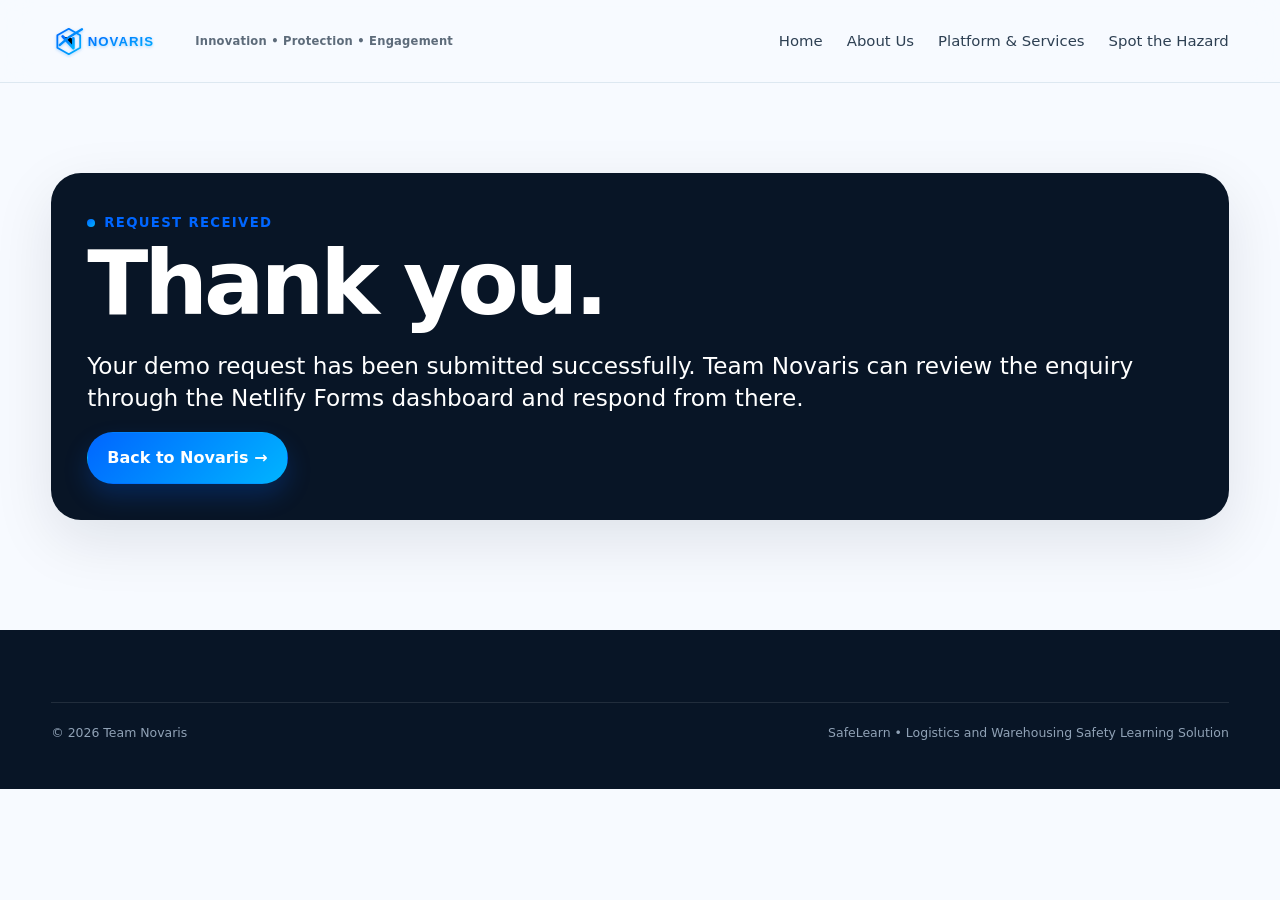
<file: thank-you.html>
<!doctype html><html lang="en"><head><meta charset="utf-8"><meta name="viewport" content="width=device-width,initial-scale=1"><title>Thank You | Novaris</title><link rel="icon" href="assets/novaris-icon.svg" type="image/svg+xml"><link rel="stylesheet" href="css/style.css"></head><body><header class="nav"><div class="container nav-inner"><a class="brand" href="index.html"><img src="assets/novaris-logo.svg" alt="Novaris"><span class="brand-sub">Innovation • Protection • Engagement</span></a><nav class="nav-links"><a href="index.html">Home</a><a href="about.html">About Us</a><a href="platform.html">Platform & Services</a><a href="campaign.html">Spot the Hazard</a></nav></div></header><main><section class="section"><div class="container"><div class="quote reveal is-visible"><div class="eyebrow">Request received</div><h1>Thank you.</h1><p>Your demo request has been submitted successfully. Team Novaris can review the enquiry through the Netlify Forms dashboard and respond from there.</p><a class="btn btn-primary" href="index.html">Back to Novaris →</a></div></div></section></main><footer class="footer"><div class="container"><div class="footer-bottom"><span>© <span id="year"></span> Team Novaris</span><span>SafeLearn • Logistics and Warehousing Safety Learning Solution</span></div></div></footer><script src="js/main.js"></script></body></html>
</file>
<file: css/style.css>
:root{
  --blue:#0066ff;
  --cyan:#00b4ff;
  --navy:#081526;
  --ink:#13202d;
  --muted:#5d6b7a;
  --bg:#f7faff;
  --panel:#ffffff;
  --line:#dce6f0;
  --soft:#eaf4ff;
  --soft2:#eef8ff;
  --success:#16794b;
  --shadow:0 20px 60px rgba(8,21,38,.10);
  --shadow-sm:0 10px 30px rgba(8,21,38,.07);
  --radius:24px;
  --max:1180px;
}
*{box-sizing:border-box}
html{scroll-behavior:smooth}
body{margin:0;background:var(--bg);color:var(--ink);font-family:Inter,ui-sans-serif,system-ui,-apple-system,BlinkMacSystemFont,"Segoe UI",sans-serif;line-height:1.62}
body.nav-open{overflow:hidden}
a{color:inherit;text-decoration:none}
button,input,textarea,select{font:inherit}
img{max-width:100%;display:block}
.container{width:min(92%,var(--max));margin:0 auto}
.skip{position:absolute;left:-9999px;top:10px}.skip:focus{left:10px;z-index:99;background:#fff;padding:10px;border-radius:8px}

.nav{position:sticky;top:0;z-index:40;background:rgba(247,250,255,.90);backdrop-filter:blur(16px);border-bottom:1px solid rgba(220,230,240,.92)}
.nav-inner{height:82px;display:flex;align-items:center;justify-content:space-between;gap:24px}
.brand{display:flex;align-items:center;gap:12px;font-weight:900;letter-spacing:-.03em}.brand img{width:132px;height:auto}.brand-sub{font-size:.72rem;color:var(--muted);font-weight:650;letter-spacing:.02em}
.nav-links{display:flex;align-items:center;gap:24px;color:#2e4053;font-size:.93rem}.nav-links a{position:relative;padding:8px 0}.nav-links a:hover,.nav-links a[aria-current="page"]{color:var(--blue)}.nav-links a[aria-current="page"]::after{content:"";position:absolute;left:0;right:0;bottom:0;height:2px;background:linear-gradient(90deg,var(--blue),var(--cyan));border-radius:99px}
.nav-cta{margin-left:2px}.menu-btn{display:none;border:0;background:transparent;font-size:1.6rem;color:var(--navy);cursor:pointer}
.btn{display:inline-flex;align-items:center;justify-content:center;gap:9px;min-height:48px;padding:12px 19px;border-radius:999px;border:1px solid transparent;font-weight:800;cursor:pointer;transition:transform .18s ease,box-shadow .18s ease,background .18s ease,border-color .18s ease}.btn:hover{transform:translateY(-1px)}.btn-primary{color:#fff;background:linear-gradient(135deg,var(--blue),var(--cyan));box-shadow:0 12px 25px rgba(0,102,255,.22)}.btn-primary:hover{box-shadow:0 15px 30px rgba(0,102,255,.28)}.btn-outline{background:#fff;border-color:var(--line)}.btn-outline:hover{border-color:#b6cee4}.btn-ghost{background:transparent}
.hero{position:relative;overflow:hidden;padding:86px 0 70px;background:linear-gradient(180deg,#f8fbff 0%,#eef6ff 100%)}.hero::before,.hero::after{content:"";position:absolute;border:1px solid rgba(0,102,255,.08);transform:rotate(20deg);border-radius:28px}.hero::before{width:220px;height:220px;right:3%;top:12%}.hero::after{width:150px;height:150px;left:4%;bottom:-60px}
.hero-grid{display:grid;grid-template-columns:1.08fr .92fr;gap:58px;align-items:center;position:relative;z-index:1}.eyebrow{display:inline-flex;align-items:center;gap:9px;color:var(--blue);font-size:.83rem;font-weight:900;letter-spacing:.10em;text-transform:uppercase}.eyebrow::before{content:"";width:8px;height:8px;border-radius:50%;background:linear-gradient(135deg,var(--blue),var(--cyan))}
h1,h2,h3{line-height:1.08;letter-spacing:-.045em;margin:0 0 18px}h1{font-size:clamp(3.2rem,7vw,5.9rem);max-width:820px}h2{font-size:clamp(2.2rem,4.4vw,3.65rem)}h3{font-size:1.28rem}.lead{max-width:700px;font-size:1.10rem;color:var(--muted)}
.actions{display:flex;flex-wrap:wrap;gap:12px;margin-top:28px}.note{margin-top:16px;font-size:.82rem;color:var(--muted)}
.hero-visual{background:var(--navy);border-radius:32px;padding:24px;box-shadow:var(--shadow);overflow:hidden;position:relative}.hero-visual::after{content:"";position:absolute;width:180px;height:180px;border-radius:50%;right:-60px;top:-70px;background:linear-gradient(135deg,var(--blue),var(--cyan));opacity:.75}.visual-head{display:flex;justify-content:space-between;align-items:center;position:relative;z-index:2;color:white}.visual-head strong{font-size:1.05rem}.status{display:inline-flex;align-items:center;gap:8px;border-radius:999px;padding:7px 11px;background:rgba(255,255,255,.10);border:1px solid rgba(255,255,255,.14);font-size:.77rem}.status i{width:7px;height:7px;border-radius:50%;background:#63e39d;display:inline-block}
.dashboard{margin-top:22px;background:#f7fbff;border-radius:23px;padding:18px;color:var(--ink);position:relative;z-index:2}.dashboard-top{display:flex;justify-content:space-between;gap:14px;align-items:center}.dashboard-top small{color:var(--muted)}.xp{font-weight:900;color:var(--blue)}.kpi-grid{display:grid;grid-template-columns:repeat(3,1fr);gap:10px;margin-top:16px}.kpi{border:1px solid var(--line);border-radius:15px;padding:14px;background:#fff}.kpi strong{display:block;font-size:1.35rem}.kpi span{font-size:.76rem;color:var(--muted)}.module-list{display:grid;gap:9px;margin-top:16px}.module-row{display:flex;align-items:center;gap:11px;border:1px solid var(--line);border-radius:14px;background:#fff;padding:11px 12px}.module-icon{width:33px;height:33px;border-radius:11px;background:var(--soft);display:grid;place-items:center;color:var(--blue);font-weight:900}.module-row strong{font-size:.82rem}.module-row span{margin-left:auto;font-size:.75rem;color:var(--success);font-weight:800}
.section{padding:90px 0}.section.soft{background:#edf5ff}.section-head{display:flex;justify-content:space-between;align-items:end;gap:30px;margin-bottom:38px}.section-head > div:first-child{max-width:640px}.section-head p{max-width:600px;color:var(--muted);margin:0}.center{text-align:center}.center p{margin-left:auto;margin-right:auto}
.cards-3{display:grid;grid-template-columns:repeat(3,1fr);gap:18px}.cards-4{display:grid;grid-template-columns:repeat(4,1fr);gap:18px}.card{background:var(--panel);border:1px solid var(--line);border-radius:var(--radius);padding:25px;box-shadow:var(--shadow-sm)}.icon{width:48px;height:48px;border-radius:15px;background:var(--soft);color:var(--blue);display:grid;place-items:center;font-weight:900;margin-bottom:19px}.card p{color:var(--muted);margin:0}.card small{color:var(--muted)}
.stats{display:grid;grid-template-columns:repeat(4,1fr);background:var(--line);gap:1px;border:1px solid var(--line);border-radius:22px;overflow:hidden}.stat{background:#fff;padding:24px}.stat strong{display:block;font-size:2.2rem;letter-spacing:-.04em}.stat span{color:var(--muted);font-size:.9rem}
.product-grid{display:grid;grid-template-columns:1.05fr .95fr;gap:24px;align-items:stretch}.product-shot{background:var(--navy);border-radius:28px;overflow:hidden;box-shadow:var(--shadow)}.browser-bar{padding:12px 17px;display:flex;align-items:center;gap:7px;color:#e7eef7;font-size:.82rem;border-bottom:1px solid rgba(255,255,255,.08)}.browser-dot{width:8px;height:8px;border-radius:50%;background:#718196}.browser-title{margin-left:7px;opacity:.82}.screen{padding:20px;background:#f7fbff;min-height:360px}.screen-grid{display:grid;grid-template-columns:95px 1fr;gap:13px}.side{background:#10243a;border-radius:16px;padding:13px;color:#c9d7e5}.side b{display:block;color:#fff;font-size:.84rem;margin-bottom:15px}.side div{font-size:.72rem;padding:8px 6px;border-radius:10px;margin-bottom:4px}.side div.active{background:rgba(255,255,255,.10);color:#fff}.screen-main{display:grid;gap:12px}.screen-welcome{background:#fff;border:1px solid var(--line);border-radius:16px;padding:16px;display:flex;justify-content:space-between;gap:16px}.screen-welcome strong{font-size:1.05rem}.screen-welcome span{font-weight:900;color:var(--blue)}.mini-grid{display:grid;grid-template-columns:repeat(3,1fr);gap:10px}.mini{background:#fff;border:1px solid var(--line);border-radius:14px;padding:12px}.mini b{display:block;font-size:1.1rem}.mini span{font-size:.7rem;color:var(--muted)}.progress{background:#fff;border:1px solid var(--line);border-radius:16px;padding:14px}.bar{height:9px;border-radius:999px;background:#e6edf4;overflow:hidden;margin-top:10px}.bar i{display:block;height:100%;width:72%;background:linear-gradient(90deg,var(--blue),var(--cyan));border-radius:999px}
.feature-list{display:grid;gap:14px}.feature{display:flex;gap:13px;align-items:flex-start}.feature-mark{width:30px;height:30px;border-radius:50%;background:#e4f0ff;color:var(--blue);display:grid;place-items:center;flex:none;font-size:.82rem;font-weight:900}.feature strong{display:block;margin-bottom:4px}.feature p{color:var(--muted);margin:0}
.team-grid{display:grid;grid-template-columns:repeat(5,1fr);gap:14px}.person{background:#fff;border:1px solid var(--line);border-radius:19px;padding:18px}.avatar{width:48px;height:48px;border-radius:15px;background:linear-gradient(135deg,#eaf4ff,#d8f3ff);display:grid;place-items:center;color:var(--blue);font-weight:900;margin-bottom:15px}.person strong{display:block;font-size:.92rem}.person span{display:block;color:var(--muted);font-size:.78rem;margin-top:4px}
.split{display:grid;grid-template-columns:.9fr 1.1fr;gap:45px;align-items:start}.quote{background:var(--navy);color:#fff;border-radius:30px;padding:36px;box-shadow:var(--shadow)}.quote p{font-size:1.45rem;line-height:1.38;margin:0 0 18px}.quote small{color:#afc0d1}.check-grid{display:grid;gap:14px}.check{display:flex;gap:12px;align-items:flex-start}.check b{display:block}.check p{margin:3px 0 0;color:var(--muted);font-size:.92rem}.checkmark{width:28px;height:28px;border-radius:50%;background:#e4f7ee;color:var(--success);display:grid;place-items:center;flex:none;font-weight:900}
.campaign{background:linear-gradient(135deg,#061321,#12375e);color:#fff;border-radius:32px;padding:35px;overflow:hidden;position:relative}.campaign::after{content:"";position:absolute;width:260px;height:260px;right:-85px;top:-100px;border:40px solid rgba(0,180,255,.12);border-radius:50%}.campaign-grid{display:grid;grid-template-columns:.92fr 1.08fr;gap:30px;align-items:center;position:relative;z-index:1}.campaign p{color:#bfd1e4}.hazard-board{background:#f6faff;border-radius:22px;padding:17px;color:var(--ink)}.hazard-scene{position:relative;height:270px;border:2px solid #d7e4ef;border-radius:16px;background:linear-gradient(#f2f7fb 0 58%,#dce6ef 58% 100%);overflow:hidden}.warehouse-wall{position:absolute;inset:0 0 42% 0;background:repeating-linear-gradient(90deg,rgba(121,146,171,.18) 0 1px,transparent 1px 65px)}.floor-line{position:absolute;left:6%;right:6%;bottom:22%;height:5px;background:#bdc9d6;opacity:.85}.rack{position:absolute;width:125px;height:125px;border:7px solid #586b7e;border-top-width:8px;left:11%;top:13%;box-shadow:inset 0 -34px 0 rgba(255,255,255,.55)}.rack::before,.rack::after{content:"";position:absolute;top:42px;left:-7px;right:-7px;height:7px;background:#586b7e}.rack::after{top:83px}.box{position:absolute;width:28px;height:23px;background:#b8894a;border:2px solid #936c38}.box.b1{left:25%;top:31%}.box.b2{left:31%;top:30%}.box.b3{left:24%;top:46%}.pallet{position:absolute;right:12%;bottom:14%;width:125px;height:22px;background:#b78952;border:3px solid #8e6337;border-radius:4px}.load{position:absolute;right:19%;bottom:23%;width:65px;height:55px;background:#d29a58;border:3px solid #9a6a36}.person-shape{position:absolute;left:53%;bottom:18%;width:26px;height:75px;background:#2a516f;border-radius:10px 10px 7px 7px}.person-shape::before{content:"";position:absolute;width:25px;height:25px;border-radius:50%;background:#e1b38a;left:1px;top:-23px}.spill{position:absolute;left:70%;bottom:18%;width:72px;height:30px;background:rgba(41,124,195,.34);border-radius:50%;filter:blur(.3px)}.cable{position:absolute;left:42%;bottom:13%;width:115px;height:5px;background:#1b2732;border-radius:99px;transform:rotate(12deg)}.smoke{position:absolute;right:35%;top:22%;width:80px;height:48px;border-radius:50%;background:rgba(130,143,155,.28)}
.hotspot{position:absolute;width:34px;height:34px;border-radius:50%;border:3px solid #fff;background:var(--blue);color:#fff;font-weight:900;display:grid;place-items:center;cursor:pointer;box-shadow:0 7px 18px rgba(0,0,0,.16);transition:.18s}.hotspot:hover{transform:scale(1.06)}.hotspot.found{background:var(--success)}.hotspot.h1{left:67%;bottom:31%}.hotspot.h2{left:39%;bottom:10%}.hotspot.h3{left:24%;top:22%}.hotspot.h4{right:9%;bottom:27%}.hotspot.h5{right:31%;top:17%}
.campaign-controls{display:flex;justify-content:space-between;align-items:center;gap:12px;margin-top:12px}.campaign-score{font-weight:900;color:var(--blue);font-size:.9rem}.hazard-info{min-height:42px;margin-top:10px;color:var(--muted);font-size:.84rem}.tiny{font-size:.75rem;color:var(--muted)}
.form-grid{display:grid;grid-template-columns:1fr 1fr;gap:15px}.form-card{background:#fff;border:1px solid var(--line);border-radius:25px;padding:26px;box-shadow:var(--shadow-sm)}.field{display:grid;gap:7px}.field.full{grid-column:1/-1}.field label{font-size:.88rem;font-weight:800}.field input,.field textarea,.field select{width:100%;padding:13px 14px;border:1px solid var(--line);border-radius:13px;background:#fbfdff;color:var(--ink);outline:none}.field input:focus,.field textarea:focus,.field select:focus{border-color:#7eb5ff;box-shadow:0 0 0 4px rgba(0,102,255,.09)}.field textarea{min-height:135px;resize:vertical}.form-actions{display:flex;align-items:center;justify-content:space-between;gap:14px;flex-wrap:wrap}.form-status{font-size:.85rem;color:var(--success);font-weight:750}.contact-box{display:grid;gap:13px}.contact-item{padding:15px 17px;background:#fff;border:1px solid var(--line);border-radius:16px}.contact-item span{display:block;color:var(--muted);font-size:.78rem}.contact-item strong{display:block;margin-top:3px}
.breadcrumb{font-size:.85rem;color:var(--muted);margin-bottom:14px}.page-hero{padding:62px 0 48px;background:linear-gradient(180deg,#eef6ff 0%,#f7faff 100%)}
.footer{background:var(--navy);color:#fff;margin-top:20px;padding:46px 0}.footer-grid{display:grid;grid-template-columns:1.15fr .85fr .85fr;gap:34px}.footer h3{font-size:1rem;letter-spacing:-.02em}.footer p,.footer a{color:#b8c6d5;font-size:.88rem}.footer a:hover{color:#fff}.footer-brand img{width:145px;filter:brightness(0) invert(1);margin-bottom:14px}.footer-bottom{display:flex;justify-content:space-between;gap:20px;flex-wrap:wrap;border-top:1px solid rgba(255,255,255,.10);margin-top:26px;padding-top:20px;color:#90a2b6;font-size:.78rem}
.fade-up{animation:fadeUp .65s ease both}@keyframes fadeUp{from{opacity:0;transform:translateY(10px)}to{opacity:1;transform:none}}
.reveal{opacity:0;transform:translateY(18px);transition:opacity .7s ease,transform .7s ease}.reveal.is-visible{opacity:1;transform:none}
@media(max-width:980px){.hero-grid,.product-grid,.split,.campaign-grid{grid-template-columns:1fr}.cards-4{grid-template-columns:repeat(2,1fr)}.team-grid{grid-template-columns:repeat(2,1fr)}.footer-grid{grid-template-columns:1fr 1fr}.section-head{display:block}.section-head p{margin-top:14px}.nav-links{display:none;position:fixed;top:82px;left:0;right:0;bottom:0;background:rgba(247,250,255,.98);padding:26px 4%;flex-direction:column;align-items:flex-start;gap:18px}.nav-links.open{display:flex}.menu-btn{display:block}.nav-cta{margin-left:0}.topbar{display:none}}
@media(max-width:650px){.hero{padding:62px 0 50px}h1{font-size:3rem}.section{padding:70px 0}.cards-3,.cards-4,.stats{grid-template-columns:1fr}.team-grid{grid-template-columns:1fr}.form-grid{grid-template-columns:1fr}.field.full{grid-column:auto}.footer-grid{grid-template-columns:1fr}.kpi-grid,.mini-grid{grid-template-columns:1fr}.screen-grid{grid-template-columns:1fr}.side{display:none}.hazard-scene{height:245px}.hero-visual{padding:18px}.brand-sub{display:none}}
@media(prefers-reduced-motion:reduce){html{scroll-behavior:auto}.fade-up,.reveal{animation:none;transition:none}}


/* Campaign concept card */
.campaign-card{background:linear-gradient(145deg,#081526,#0d3158);color:#fff;border-radius:24px;padding:32px;min-height:260px;display:flex;flex-direction:column;justify-content:center;box-shadow:0 18px 45px rgba(7,27,48,.18)}
.campaign-card h3{font-size:2rem;margin:8px 0 10px}.campaign-card p{color:#d9e7f5}.campaign-number{font-size:4rem;font-weight:800;line-height:1;opacity:.28}.campaign-tags{display:flex;gap:8px;flex-wrap:wrap;margin-top:16px}.campaign-tags span{border:1px solid rgba(255,255,255,.22);border-radius:999px;padding:7px 11px;font-size:.78rem;color:#e9f3fb}.campaign-card hr{width:100%;border:0;border-top:1px solid rgba(255,255,255,.15);margin:18px 0}

/* Team Novaris group photograph */
.team-group-photo {
  margin: 0 0 40px;
  overflow: hidden;
  border-radius: 18px;
  background: #f2f4f7;
}

.team-group-photo img {
  display: block;
  width: 100%;
  max-height: 460px;
  aspect-ratio: 16 / 7;
  object-fit: cover;
  object-position: center;
}

.team-group-photo figcaption {
  padding: 14px 18px;
  color: #555e6d;
  font-size: 0.95rem;
  text-align: center;
}

/* Individual member photographs */
.person {
  text-align: center;
}

.person-photo {
  display: block;
  width: 150px;
  height: 150px;
  margin: 0 auto 18px;
  border-radius: 50%;
  object-fit: cover;
  object-position: center;
  background: #e9edf2;
  border: 4px solid #ffffff;
  box-shadow: 0 4px 16px rgba(0, 0, 0, 0.10);
}

/* Keep long role descriptions readable */
.person strong {
  display: block;
  margin-bottom: 10px;
}

.person span {
  display: block;
  line-height: 1.6;
}

/* Mobile layout */
@media (max-width: 600px) {
  .team-group-photo img {
    aspect-ratio: 4 / 3;
    max-height: 360px;
  }

  .team-group-photo {
    margin-bottom: 30px;
  }

  .person-photo {
    width: 125px;
    height: 125px;
  }
}

/* Team Novaris - mobile navigation improvements */
@media (max-width: 980px) {
  /* Give the navbar a solid background */
  .nav {
    background: #ffffff;
    backdrop-filter: none;
    border-bottom: 1px solid var(--line);
    z-index: 1000;
  }

  /* Make the hamburger button visible */
  .menu-btn {
    display: inline-flex;
    align-items: center;
    justify-content: center;
    padding: 8px 13px;
    color: var(--navy);
    background: var(--soft);
    border: 1px solid var(--line);
    border-radius: 10px;
    cursor: pointer;
  }

  /* Dark dropdown menu */
  .nav-links {
    display: none;
    position: fixed;
    top: 82px;
    left: 0;
    right: 0;
    bottom: auto;
    max-height: calc(100vh - 82px);
    overflow-y: auto;

    flex-direction: column;
    align-items: stretch;
    gap: 6px;

    padding: 18px 4% 24px;
    background: #081526;
    color: #ffffff;
    border-top: 1px solid #263b55;
    box-shadow: 0 12px 24px rgba(0, 0, 0, 0.22);
    z-index: 1001;
  }

  /* Open menu when JavaScript adds the open class */
  .nav-links.open {
    display: flex;
  }

  /* Make each link easy to see and tap */
  .nav-links a {
    display: block;
    width: 100%;
    padding: 13px 15px;
    color: #f4f8ff;
    border-radius: 9px;
  }

  .nav-links a:hover,
  .nav-links a[aria-current="page"] {
    color: #ffffff;
    background: #183452;
  }

  /* Remove the desktop underline in mobile view */
  .nav-links a[aria-current="page"]::after {
    display: none;
  }

  /* Keep the Request a Demo button prominent */
  .nav-links .nav-cta {
    width: 100%;
    justify-content: center;
    margin: 6px 0 0;
  }
}
</file>
